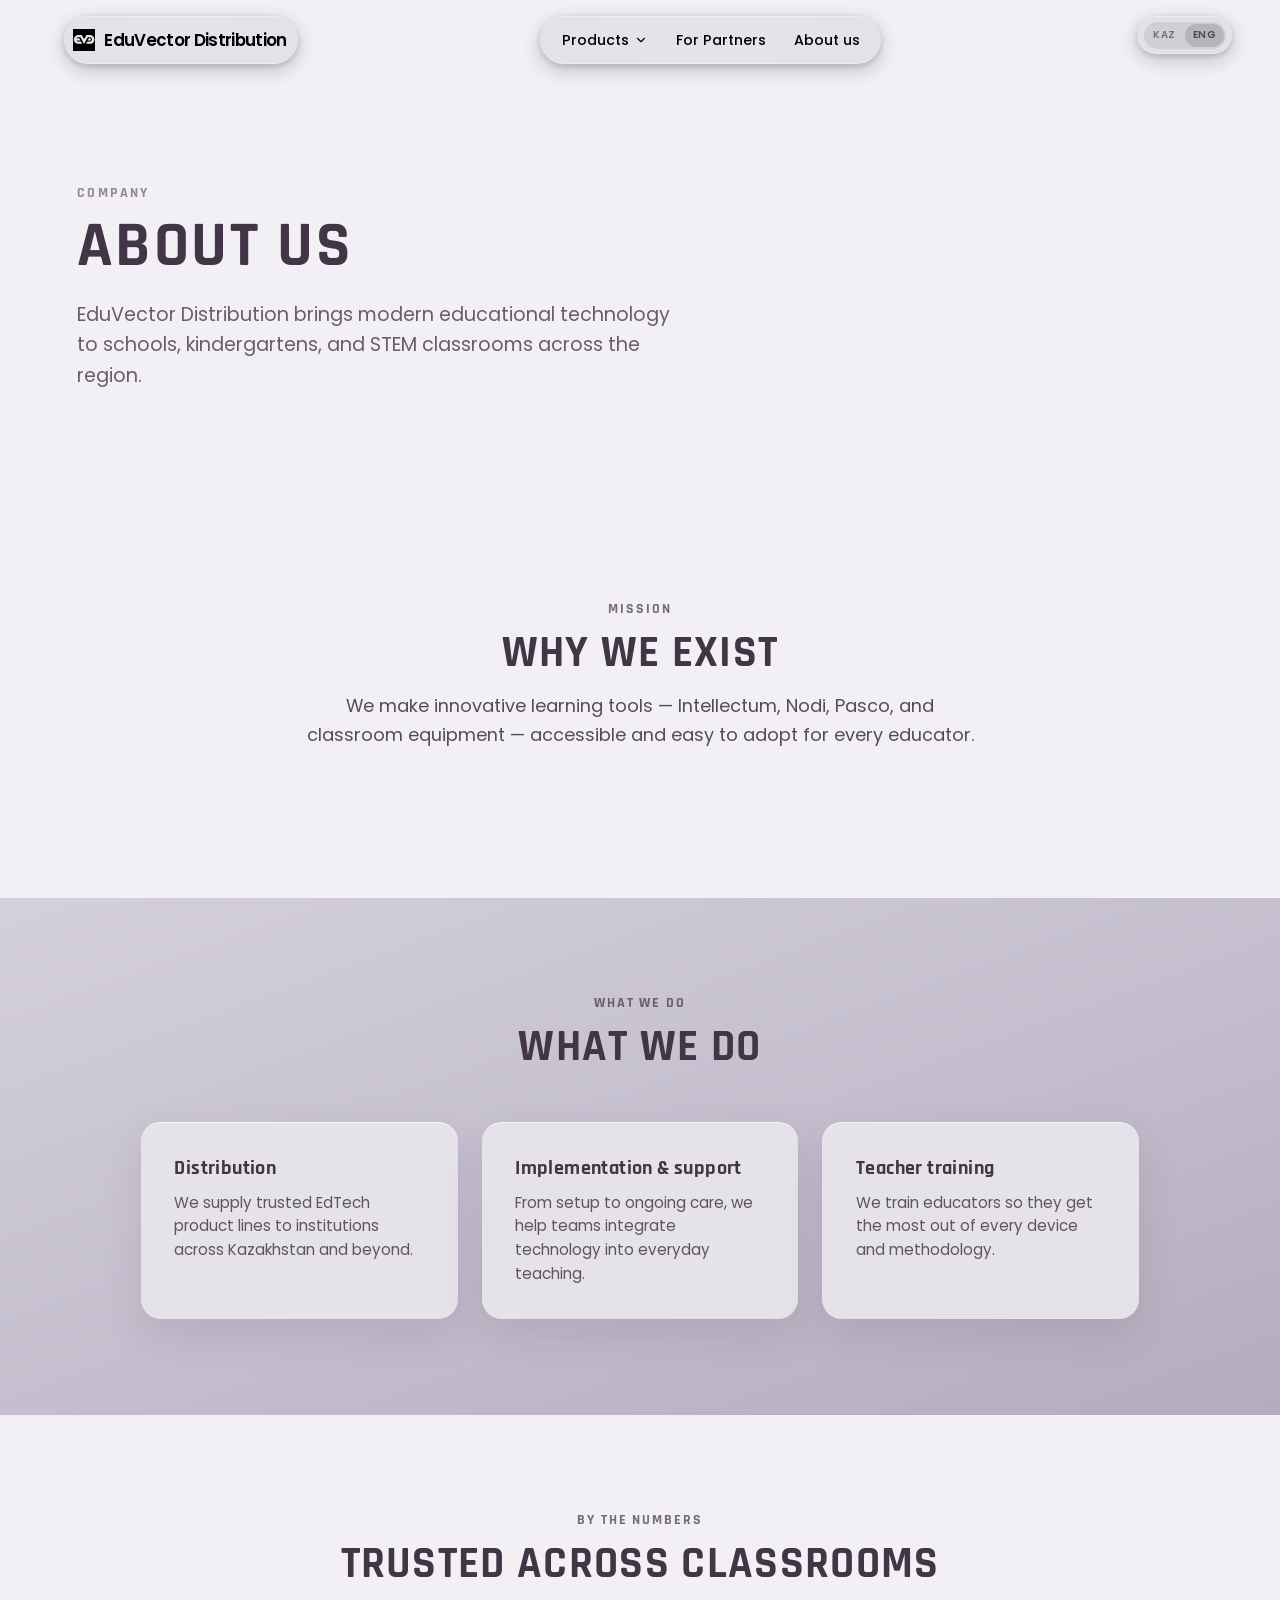
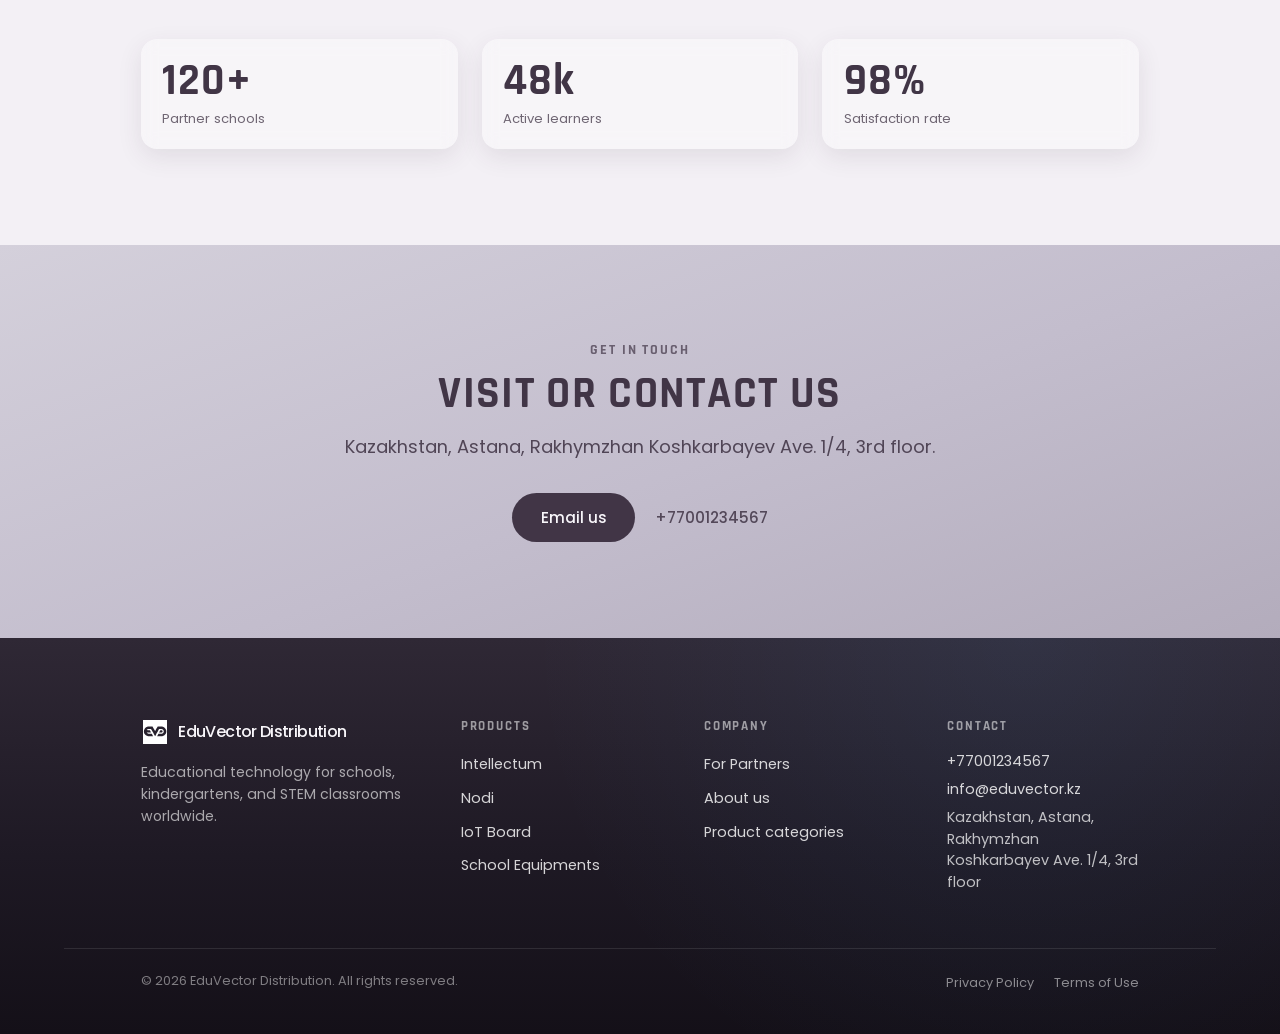
<file: about.html>
<!DOCTYPE html>
<html lang="en" data-page-title="page.title.about">
  <head>
    <meta charset="UTF-8" />
    <meta name="viewport" content="width=device-width, initial-scale=1.0" />
    <meta name="robots" content="index, follow, max-image-preview:large, max-snippet:-1" />
    <meta name="theme-color" content="#3e4193" />
    <meta name="author" content="EduVector Distribution" />
    <title>About EduVector Distribution — EdTech for Schools, Kindergartens &amp; STEM Classrooms</title>
    <meta
      name="description"
      content="About EduVector Distribution — our mission to bring innovative educational technology to schools, kindergartens, and STEM classrooms in Kazakhstan."
    />
    <meta
      name="keywords"
      content="about EduVector, EduVector Distribution, EduVector Kazakhstan, educational technology company, EdTech distributor, Astana, STEM"
    />
    <link rel="canonical" href="https://www.eduvector.kz/about" />
    <meta property="og:type" content="website" />
    <meta property="og:title" content="About EduVector Distribution — EdTech for Schools, Kindergartens &amp; STEM Classrooms" />
    <meta property="og:url" content="https://www.eduvector.kz/about" />
    <meta
      property="og:description"
      content="About EduVector Distribution — our mission to bring innovative educational technology to schools, kindergartens, and STEM classrooms."
    />
    <meta property="og:site_name" content="EduVector Distribution" />
    <meta property="og:locale" content="en_US" />
    <meta property="og:image" content="https://www.eduvector.kz/assets/og/og-image.png" />
    <meta property="og:image:type" content="image/png" />
    <meta property="og:image:width" content="1200" />
    <meta property="og:image:height" content="630" />
    <meta property="og:image:alt" content="EduVector Distribution — Innovations in School Education" />
    <meta name="twitter:card" content="summary_large_image" />
    <meta name="twitter:title" content="About EduVector Distribution — EdTech for Schools &amp; STEM Classrooms" />
    <meta
      name="twitter:description"
      content="About EduVector Distribution — our mission to bring innovative educational technology to schools, kindergartens, and STEM classrooms."
    />
    <meta name="twitter:image" content="https://www.eduvector.kz/assets/og/og-image.png" />
    <link rel="icon" href="assets/icon/eduvector_favicon.svg" type="image/svg+xml" />
    <link rel="manifest" href="site.webmanifest" />
    <link rel="preconnect" href="https://fonts.googleapis.com" />
    <link rel="preconnect" href="https://fonts.gstatic.com" crossorigin />
    <link
      href="https://fonts.googleapis.com/css2?family=Poppins:ital,wght@0,400;0,500;0,600;1,500&family=Rajdhani:wght@600;700&family=Source+Serif+4:ital,wght@1,400;1,500&display=swap"
      rel="stylesheet"
    />
    <link rel="stylesheet" href="styles.css" />
    <script type="application/ld+json">
      {
        "@context": "https://schema.org",
        "@graph": [
          {
            "@type": "AboutPage",
            "url": "https://www.eduvector.kz/about",
            "name": "About EduVector Distribution",
            "description": "EduVector Distribution brings modern educational technology to schools, kindergartens, and STEM classrooms across Kazakhstan.",
            "about": {
              "@type": "Organization",
              "name": "EduVector Distribution",
              "alternateName": ["EduVector", "EduVector KZ"],
              "url": "https://www.eduvector.kz/",
              "logo": "https://www.eduvector.kz/assets/icon/eduvector.svg",
              "email": "info@eduvector.kz",
              "address": {
                "@type": "PostalAddress",
                "streetAddress": "Rakhymzhan Koshkarbayev Ave. 1/4, 3rd floor",
                "addressLocality": "Astana",
                "addressCountry": "KZ"
              }
            },
            "isPartOf": { "@id": "https://www.eduvector.kz/#website" }
          },
          {
            "@type": "WebSite",
            "@id": "https://www.eduvector.kz/#website",
            "url": "https://www.eduvector.kz/",
            "name": "EduVector Distribution",
            "publisher": { "@id": "https://www.eduvector.kz/#organization" }
          },
          {
            "@type": "Organization",
            "@id": "https://www.eduvector.kz/#organization",
            "name": "EduVector Distribution",
            "url": "https://www.eduvector.kz/"
          }
        ]
      }
    </script>
  </head>
  <body class="bloom-page">
    <div class="site-chrome" data-nav-merge="never">
      <a class="site-brand liquid-glass brand" href="/" aria-label="EduVector — Home">
        <span class="brand-mark" aria-hidden="true">
          <img src="assets/icon/eduvector.svg" alt="" />
        </span>
        <span class="brand-text">EduVector Distribution</span>
      </a>
      <nav class="site-nav liquid-glass" aria-label="Site">
        <ul class="site-nav__list">
          <li class="site-nav__item site-nav__item--has-menu">
            <button
              class="site-nav__link site-nav__toggle"
              type="button"
              aria-expanded="false"
              aria-haspopup="true"
              data-scroll-href="/#bento-showcase"
            >
              <svg class="site-nav__icon" viewBox="0 0 24 24" fill="none" stroke="currentColor" stroke-width="2" stroke-linecap="round" stroke-linejoin="round" aria-hidden="true">
                <rect x="3" y="3" width="7" height="7" rx="1.5" />
                <rect x="14" y="3" width="7" height="7" rx="1.5" />
                <rect x="3" y="14" width="7" height="7" rx="1.5" />
                <rect x="14" y="14" width="7" height="7" rx="1.5" />
              </svg>
              <span data-i18n="nav.products">Products</span>
              <svg class="site-nav__caret" viewBox="0 0 24 24" fill="none" stroke="currentColor" stroke-width="2" stroke-linecap="round" stroke-linejoin="round" aria-hidden="true">
                <polyline points="6 9 12 15 18 9" />
              </svg>
            </button>
            <ul class="site-nav__dropdown liquid-glass">
              <li><a href="/#bento-showcase" data-i18n="nav.intellectum">Intellectum</a></li>
              <li><a href="/#bento-showcase" data-i18n="nav.nodi">Nodi</a></li>
              <li><a href="/#bento-showcase" data-i18n="nav.iot">IoT Board</a></li>
              <li><a href="/#bento-showcase" data-i18n="nav.equipment">School Equipments</a></li>
            </ul>
          </li>
          <li>
            <a class="site-nav__link" href="/partners" data-i18n-aria-label="nav.partners" aria-label="For Partners">
              <svg class="site-nav__icon" viewBox="0 0 24 24" fill="none" stroke="currentColor" stroke-width="2" stroke-linecap="round" stroke-linejoin="round" aria-hidden="true">
                <path d="M16 21v-2a4 4 0 0 0-8 0v2" />
                <circle cx="12" cy="7" r="4" />
                <path d="M3 21v-2a4 4 0 0 1 3-3.87" />
                <path d="M21 21v-2a4 4 0 0 0-3-3.87" />
              </svg>
              <span data-i18n="nav.partners">For Partners</span>
            </a>
          </li>
          <li>
            <a class="site-nav__link" href="/about" data-i18n-aria-label="nav.about" aria-label="About us">
              <svg class="site-nav__icon" viewBox="0 0 24 24" fill="none" stroke="currentColor" stroke-width="2" stroke-linecap="round" stroke-linejoin="round" aria-hidden="true">
                <circle cx="12" cy="12" r="9" />
                <path d="M12 16v-4" />
                <path d="M12 8h.01" />
              </svg>
              <span data-i18n="nav.about">About us</span>
            </a>
          </li>
        </ul>
      </nav>
    </div>

    <div class="inner-actions liquid-glass">
      <div class="site-lang" role="group" data-i18n-aria-label="lang.group" aria-label="Language">
        <button type="button" class="site-lang__btn" data-lang="kaz" aria-pressed="false">KAZ</button>
        <button type="button" class="site-lang__btn" data-lang="eng" aria-pressed="false">ENG</button>
      </div>
    </div>

    <main class="inner-page">
      <section class="inner-page__hero" aria-labelledby="about-hero-title">
        <div class="inner-page__hero-inner">
          <p class="inner-page__eyebrow" data-i18n="about.hero.eyebrow">Company</p>
          <h1 class="inner-page__title" id="about-hero-title" data-i18n="about.hero.title">About us</h1>
          <p class="inner-page__lead" data-i18n="about.hero.lead">
            EduVector Distribution brings modern educational technology to schools, kindergartens, and
            STEM classrooms across the region.
          </p>
        </div>
      </section>

      <section class="inner-section inner-section--mist" aria-labelledby="about-mission-title">
        <div class="inner-section__inner">
          <div class="inner-section__head">
            <p class="inner-section__eyebrow" data-i18n="about.mission.eyebrow">Mission</p>
            <h2 class="inner-section__title" id="about-mission-title" data-i18n="about.mission.title">Why we exist</h2>
            <p class="inner-section__lead" data-i18n="about.mission.lead">
              We make innovative learning tools — Intellectum, Nodi, Pasco, and classroom equipment —
              accessible and easy to adopt for every educator.
            </p>
          </div>
        </div>
      </section>

      <section class="inner-section inner-section--surface" aria-labelledby="about-do-title">
        <div class="inner-section__inner">
          <div class="inner-section__head">
            <p class="inner-section__eyebrow" data-i18n="about.do.eyebrow">What we do</p>
            <h2 class="inner-section__title" id="about-do-title" data-i18n="about.do.title">What we do</h2>
          </div>
          <div class="feature-grid">
            <article class="feature-card">
              <h3 class="feature-card__title" data-i18n="about.do.1.title">Distribution</h3>
              <p class="feature-card__text" data-i18n="about.do.1.text">
                We supply trusted EdTech product lines to institutions across Kazakhstan and beyond.
              </p>
            </article>
            <article class="feature-card">
              <h3 class="feature-card__title" data-i18n="about.do.2.title">Implementation &amp; support</h3>
              <p class="feature-card__text" data-i18n="about.do.2.text">
                From setup to ongoing care, we help teams integrate technology into everyday teaching.
              </p>
            </article>
            <article class="feature-card">
              <h3 class="feature-card__title" data-i18n="about.do.3.title">Teacher training</h3>
              <p class="feature-card__text" data-i18n="about.do.3.text">
                We train educators so they get the most out of every device and methodology.
              </p>
            </article>
          </div>
        </div>
      </section>

      <section class="inner-section inner-section--mist" aria-labelledby="about-stats-title">
        <div class="inner-section__inner">
          <div class="inner-section__head">
            <p class="inner-section__eyebrow" data-i18n="about.stats.eyebrow">By the numbers</p>
            <h2 class="inner-section__title" id="about-stats-title" data-i18n="about.stats.title">Trusted across classrooms</h2>
          </div>
          <div class="about-stats">
            <div class="land-stat">
              <span class="land-stat__value">120+</span>
              <span class="land-stat__label" data-i18n="land.teacher.stat1">Partner schools</span>
            </div>
            <div class="land-stat">
              <span class="land-stat__value">48k</span>
              <span class="land-stat__label" data-i18n="land.teacher.stat2">Active learners</span>
            </div>
            <div class="land-stat">
              <span class="land-stat__value">98%</span>
              <span class="land-stat__label" data-i18n="land.teacher.stat3">Satisfaction rate</span>
            </div>
          </div>
        </div>
      </section>

      <section class="inner-section inner-section--surface" aria-labelledby="about-contact-title">
        <div class="inner-section__inner">
          <div class="inner-cta">
            <p class="inner-section__eyebrow" data-i18n="about.contact.eyebrow">Get in touch</p>
            <h2 class="inner-section__title" id="about-contact-title" data-i18n="about.contact.title">Visit or contact us</h2>
            <p class="inner-section__lead" data-i18n="about.contact.lead">
              Kazakhstan, Astana, Rakhymzhan Koshkarbayev Ave. 1/4, 3rd floor.
            </p>
            <div class="inner-cta__actions">
              <a class="inner-cta__btn" href="mailto:info@eduvector.kz" data-i18n="about.contact.email">Email us</a>
              <a class="inner-cta__link" href="tel:+77001234567">+77001234567</a>
            </div>
          </div>
        </div>
      </section>
    </main>

    <footer class="site-footer" aria-labelledby="site-footer-title">
      <div class="site-footer__inner">
        <div class="site-footer__brand">
          <a class="site-footer__logo brand" href="/" aria-label="EduVector — Home">
            <span class="brand-mark" aria-hidden="true">
              <img src="assets/icon/eduvector.svg" alt="" />
            </span>
            <span class="brand-text">EduVector Distribution</span>
          </a>
          <p class="site-footer__tagline" data-i18n="footer.tagline">
            Educational technology for schools, kindergartens, and STEM classrooms worldwide.
          </p>
        </div>
        <nav class="site-footer__nav" aria-label="Footer products">
          <h2 class="site-footer__heading" id="site-footer-title" data-i18n="footer.products">Products</h2>
          <ul class="site-footer__list">
            <li><a href="/#bento-showcase" data-i18n="nav.intellectum">Intellectum</a></li>
            <li><a href="/#bento-showcase" data-i18n="nav.nodi">Nodi</a></li>
            <li><a href="/#bento-showcase" data-i18n="nav.iot">IoT Board</a></li>
            <li><a href="/#bento-showcase" data-i18n="nav.equipment">School Equipments</a></li>
          </ul>
        </nav>
        <nav class="site-footer__nav" aria-label="Footer company">
          <h2 class="site-footer__heading" data-i18n="footer.company">Company</h2>
          <ul class="site-footer__list">
            <li><a href="/partners" data-i18n="nav.partners">For Partners</a></li>
            <li><a href="/about" data-i18n="nav.about">About us</a></li>
            <li><a href="/#bento-showcase" data-i18n="footer.categories">Product categories</a></li>
          </ul>
        </nav>
        <div class="site-footer__contact">
          <h2 class="site-footer__heading" data-i18n="footer.contact">Contact</h2>
          <p class="site-footer__contact-line">
            <a href="tel:+77001234567">+77001234567</a>
          </p>
          <p class="site-footer__contact-line">
            <a href="mailto:info@eduvector.kz">info@eduvector.kz</a>
          </p>
          <p class="site-footer__contact-line" data-i18n="footer.location">
            Kazakhstan, Astana, Rakhymzhan Koshkarbayev Ave. 1/4, 3rd floor
          </p>
        </div>
      </div>
      <div class="site-footer__bar">
        <p class="site-footer__copyright" data-i18n="footer.copyright">© 2026 EduVector Distribution. All rights reserved.</p>
        <ul class="site-footer__legal">
          <li><a href="#" data-i18n="footer.privacy">Privacy Policy</a></li>
          <li><a href="#" data-i18n="footer.terms">Terms of Use</a></li>
        </ul>
      </div>
    </footer>

    <script src="js/i18n.js"></script>
    <script src="js/app.js"></script>
  </body>
</html>
</file>
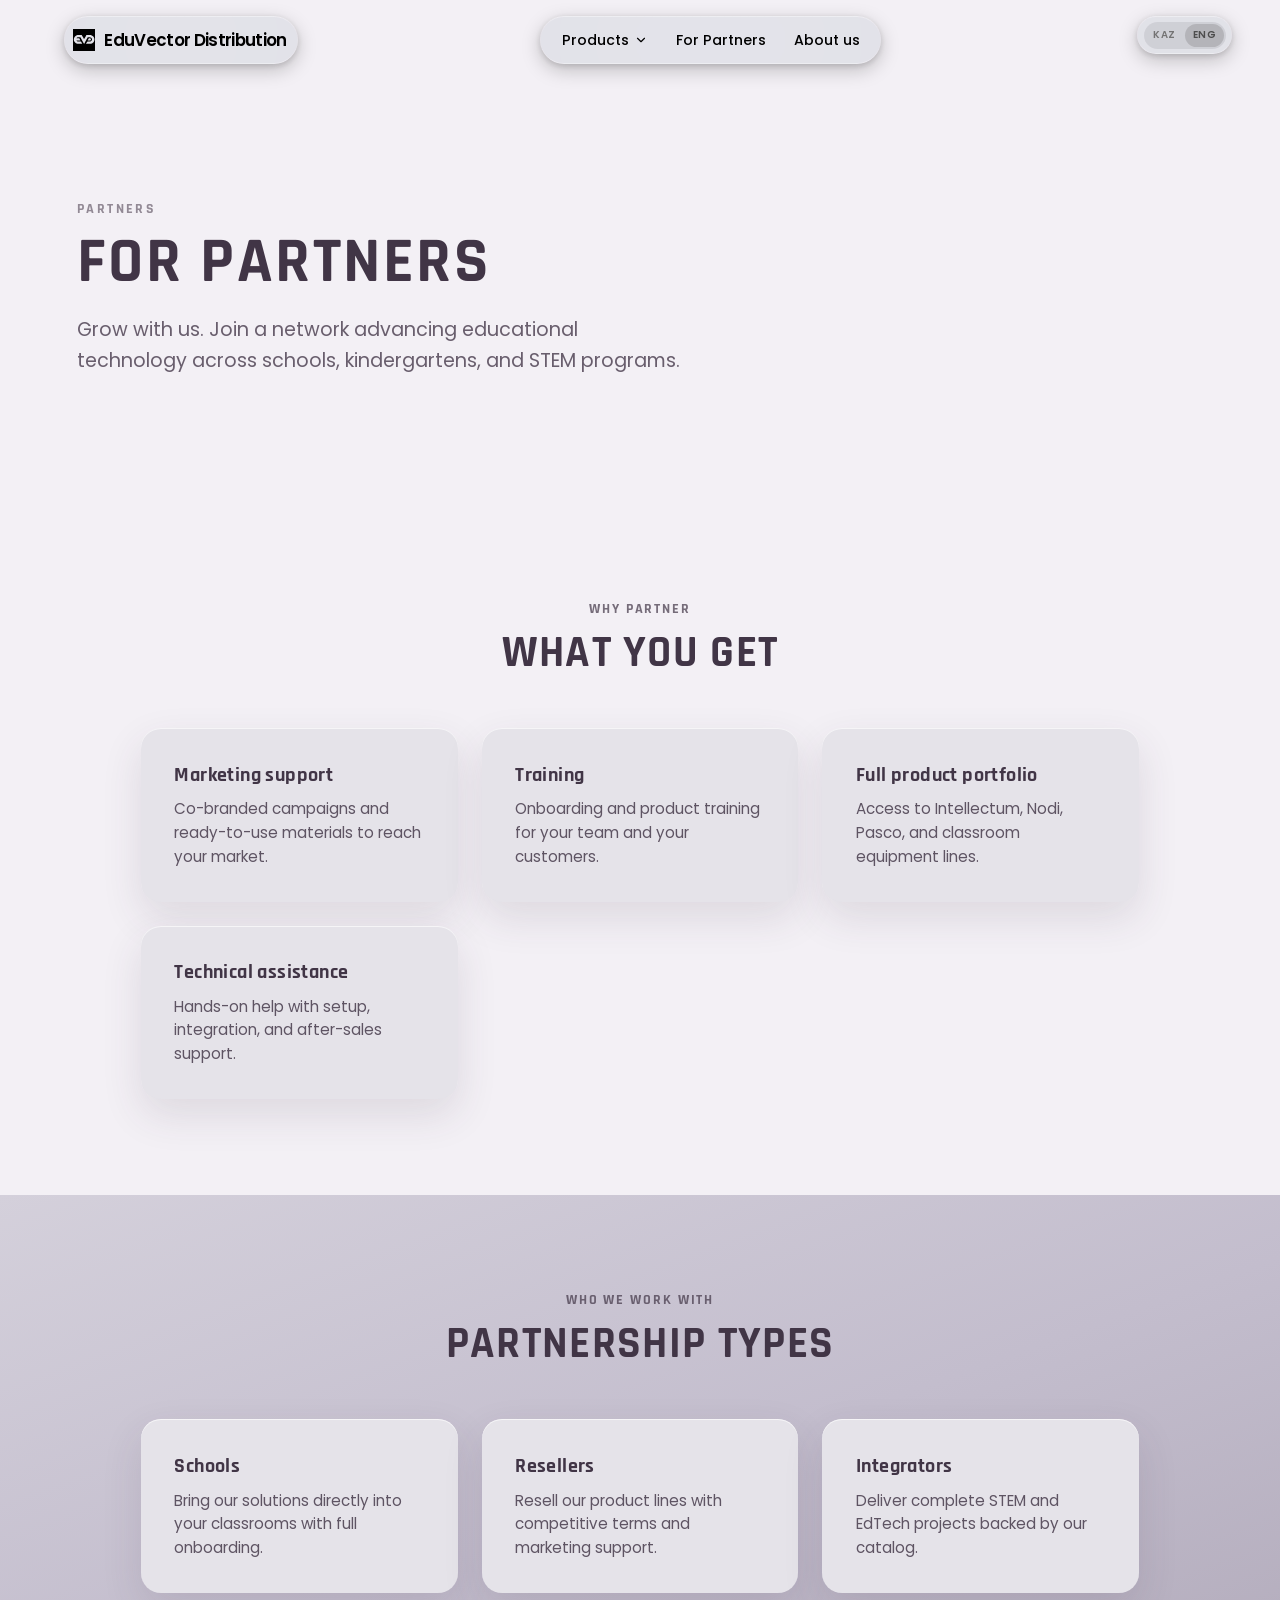
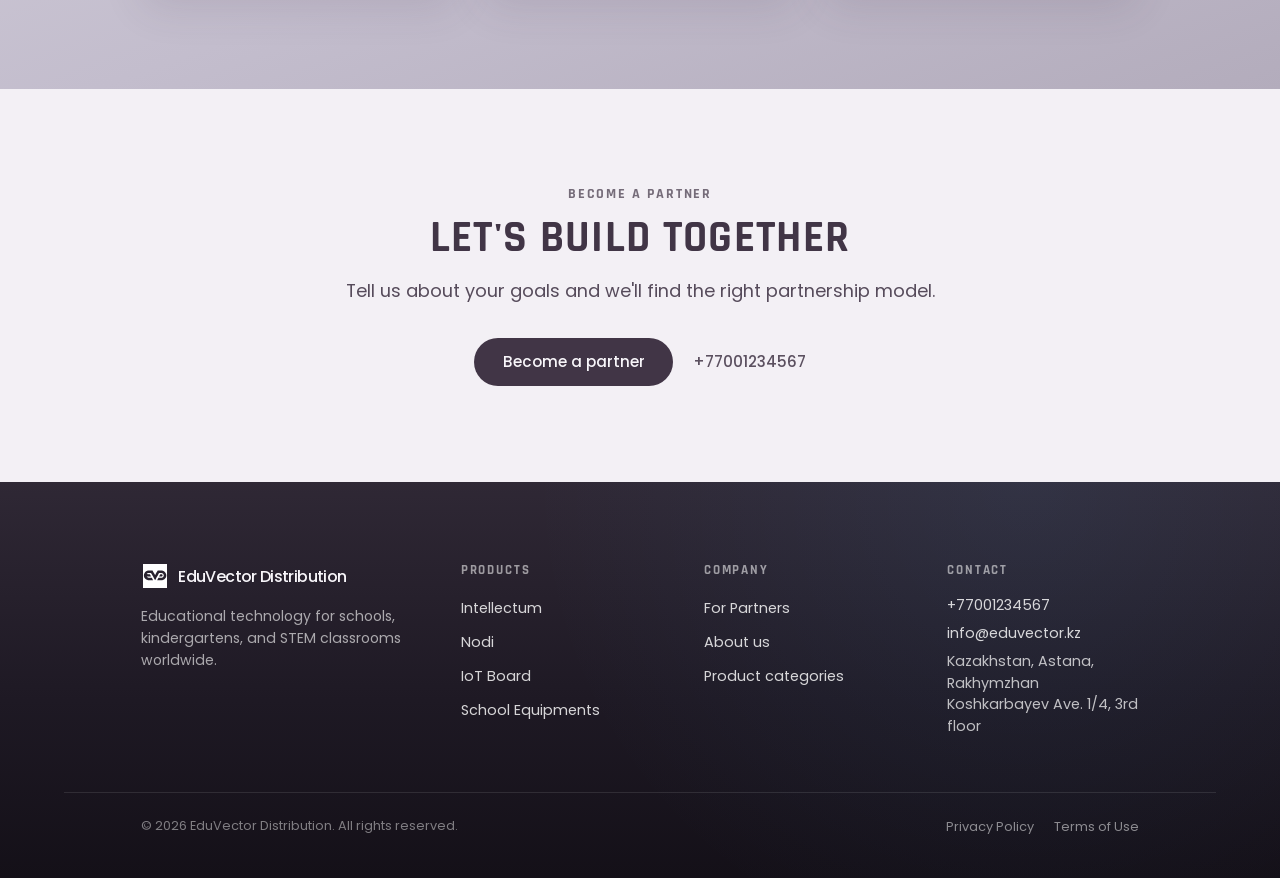
<file: partners.html>
<!DOCTYPE html>
<html lang="en" data-page-title="page.title.partners">
  <head>
    <meta charset="UTF-8" />
    <meta name="viewport" content="width=device-width, initial-scale=1.0" />
    <meta name="robots" content="index, follow, max-image-preview:large, max-snippet:-1" />
    <meta name="theme-color" content="#3e4193" />
    <meta name="author" content="EduVector Distribution" />
    <title>Partner with EduVector Distribution — EdTech Reseller &amp; School Programs</title>
    <meta
      name="description"
      content="Partner with EduVector Distribution to bring Intellectum, Nodi, and STEM equipment to schools and resellers in Kazakhstan."
    />
    <meta
      name="keywords"
      content="EduVector partners, EduVector Distribution, EdTech partnership, STEM reseller Kazakhstan, Intellectum, Nodi, school equipment"
    />
    <link rel="canonical" href="https://www.eduvector.kz/partners" />
    <meta property="og:type" content="website" />
    <meta property="og:title" content="Partner with EduVector Distribution — EdTech Reseller &amp; School Programs" />
    <meta property="og:url" content="https://www.eduvector.kz/partners" />
    <meta
      property="og:description"
      content="Partner with EduVector Distribution to bring Intellectum, Nodi, and STEM equipment to schools and resellers."
    />
    <meta property="og:site_name" content="EduVector Distribution" />
    <meta property="og:locale" content="en_US" />
    <meta property="og:image" content="https://www.eduvector.kz/assets/og/og-image.png" />
    <meta property="og:image:type" content="image/png" />
    <meta property="og:image:width" content="1200" />
    <meta property="og:image:height" content="630" />
    <meta property="og:image:alt" content="EduVector Distribution — Innovations in School Education" />
    <meta name="twitter:card" content="summary_large_image" />
    <meta name="twitter:title" content="Partner with EduVector Distribution — EdTech Reseller &amp; School Programs" />
    <meta
      name="twitter:description"
      content="Partner with EduVector Distribution to bring Intellectum, Nodi, and STEM equipment to schools and resellers."
    />
    <meta name="twitter:image" content="https://www.eduvector.kz/assets/og/og-image.png" />
    <link rel="icon" href="assets/icon/eduvector_favicon.svg" type="image/svg+xml" />
    <link rel="manifest" href="site.webmanifest" />
    <link rel="preconnect" href="https://fonts.googleapis.com" />
    <link rel="preconnect" href="https://fonts.gstatic.com" crossorigin />
    <link
      href="https://fonts.googleapis.com/css2?family=Poppins:ital,wght@0,400;0,500;0,600;1,500&family=Rajdhani:wght@600;700&family=Source+Serif+4:ital,wght@1,400;1,500&display=swap"
      rel="stylesheet"
    />
    <link rel="stylesheet" href="styles.css" />
    <script type="application/ld+json">
      {
        "@context": "https://schema.org",
        "@graph": [
          {
            "@type": "WebPage",
            "url": "https://www.eduvector.kz/partners",
            "name": "Partner with EduVector Distribution",
            "description": "Partner with EduVector Distribution to bring Intellectum, Nodi, and STEM equipment to schools and resellers in Kazakhstan.",
            "isPartOf": { "@id": "https://www.eduvector.kz/#website" },
            "about": {
              "@type": "Organization",
              "name": "EduVector Distribution",
              "alternateName": ["EduVector", "EduVector KZ"],
              "url": "https://www.eduvector.kz/",
              "email": "info@eduvector.kz"
            }
          },
          {
            "@type": "WebSite",
            "@id": "https://www.eduvector.kz/#website",
            "url": "https://www.eduvector.kz/",
            "name": "EduVector Distribution",
            "publisher": { "@id": "https://www.eduvector.kz/#organization" }
          },
          {
            "@type": "Organization",
            "@id": "https://www.eduvector.kz/#organization",
            "name": "EduVector Distribution",
            "url": "https://www.eduvector.kz/"
          }
        ]
      }
    </script>
  </head>
  <body class="bloom-page">
    <div class="site-chrome" data-nav-merge="never">
      <a class="site-brand liquid-glass brand" href="/" aria-label="EduVector — Home">
        <span class="brand-mark" aria-hidden="true">
          <img src="assets/icon/eduvector.svg" alt="" />
        </span>
        <span class="brand-text">EduVector Distribution</span>
      </a>
      <nav class="site-nav liquid-glass" aria-label="Site">
        <ul class="site-nav__list">
          <li class="site-nav__item site-nav__item--has-menu">
            <button
              class="site-nav__link site-nav__toggle"
              type="button"
              aria-expanded="false"
              aria-haspopup="true"
              data-scroll-href="/#bento-showcase"
            >
              <svg class="site-nav__icon" viewBox="0 0 24 24" fill="none" stroke="currentColor" stroke-width="2" stroke-linecap="round" stroke-linejoin="round" aria-hidden="true">
                <rect x="3" y="3" width="7" height="7" rx="1.5" />
                <rect x="14" y="3" width="7" height="7" rx="1.5" />
                <rect x="3" y="14" width="7" height="7" rx="1.5" />
                <rect x="14" y="14" width="7" height="7" rx="1.5" />
              </svg>
              <span data-i18n="nav.products">Products</span>
              <svg class="site-nav__caret" viewBox="0 0 24 24" fill="none" stroke="currentColor" stroke-width="2" stroke-linecap="round" stroke-linejoin="round" aria-hidden="true">
                <polyline points="6 9 12 15 18 9" />
              </svg>
            </button>
            <ul class="site-nav__dropdown liquid-glass">
              <li><a href="/#bento-showcase" data-i18n="nav.intellectum">Intellectum</a></li>
              <li><a href="/#bento-showcase" data-i18n="nav.nodi">Nodi</a></li>
              <li><a href="/#bento-showcase" data-i18n="nav.iot">IoT Board</a></li>
              <li><a href="/#bento-showcase" data-i18n="nav.equipment">School Equipments</a></li>
            </ul>
          </li>
          <li>
            <a class="site-nav__link" href="/partners" data-i18n-aria-label="nav.partners" aria-label="For Partners">
              <svg class="site-nav__icon" viewBox="0 0 24 24" fill="none" stroke="currentColor" stroke-width="2" stroke-linecap="round" stroke-linejoin="round" aria-hidden="true">
                <path d="M16 21v-2a4 4 0 0 0-8 0v2" />
                <circle cx="12" cy="7" r="4" />
                <path d="M3 21v-2a4 4 0 0 1 3-3.87" />
                <path d="M21 21v-2a4 4 0 0 0-3-3.87" />
              </svg>
              <span data-i18n="nav.partners">For Partners</span>
            </a>
          </li>
          <li>
            <a class="site-nav__link" href="/about" data-i18n-aria-label="nav.about" aria-label="About us">
              <svg class="site-nav__icon" viewBox="0 0 24 24" fill="none" stroke="currentColor" stroke-width="2" stroke-linecap="round" stroke-linejoin="round" aria-hidden="true">
                <circle cx="12" cy="12" r="9" />
                <path d="M12 16v-4" />
                <path d="M12 8h.01" />
              </svg>
              <span data-i18n="nav.about">About us</span>
            </a>
          </li>
        </ul>
      </nav>
    </div>

    <div class="inner-actions liquid-glass">
      <div class="site-lang" role="group" data-i18n-aria-label="lang.group" aria-label="Language">
        <button type="button" class="site-lang__btn" data-lang="kaz" aria-pressed="false">KAZ</button>
        <button type="button" class="site-lang__btn" data-lang="eng" aria-pressed="false">ENG</button>
      </div>
    </div>

    <main class="inner-page">
      <section class="inner-page__hero" aria-labelledby="partners-hero-title">
        <div class="inner-page__hero-inner">
          <p class="inner-page__eyebrow" data-i18n="partners.hero.eyebrow">Partners</p>
          <h1 class="inner-page__title" id="partners-hero-title" data-i18n="partners.hero.title">For Partners</h1>
          <p class="inner-page__lead" data-i18n="partners.hero.lead">
            Grow with us. Join a network advancing educational technology across schools, kindergartens,
            and STEM programs.
          </p>
        </div>
      </section>

      <section class="inner-section inner-section--mist" aria-labelledby="partners-benefits-title">
        <div class="inner-section__inner">
          <div class="inner-section__head">
            <p class="inner-section__eyebrow" data-i18n="partners.benefits.eyebrow">Why partner</p>
            <h2 class="inner-section__title" id="partners-benefits-title" data-i18n="partners.benefits.title">What you get</h2>
          </div>
          <div class="feature-grid">
            <article class="feature-card">
              <h3 class="feature-card__title" data-i18n="partners.benefits.1.title">Marketing support</h3>
              <p class="feature-card__text" data-i18n="partners.benefits.1.text">
                Co-branded campaigns and ready-to-use materials to reach your market.
              </p>
            </article>
            <article class="feature-card">
              <h3 class="feature-card__title" data-i18n="partners.benefits.2.title">Training</h3>
              <p class="feature-card__text" data-i18n="partners.benefits.2.text">
                Onboarding and product training for your team and your customers.
              </p>
            </article>
            <article class="feature-card">
              <h3 class="feature-card__title" data-i18n="partners.benefits.3.title">Full product portfolio</h3>
              <p class="feature-card__text" data-i18n="partners.benefits.3.text">
                Access to Intellectum, Nodi, Pasco, and classroom equipment lines.
              </p>
            </article>
            <article class="feature-card">
              <h3 class="feature-card__title" data-i18n="partners.benefits.4.title">Technical assistance</h3>
              <p class="feature-card__text" data-i18n="partners.benefits.4.text">
                Hands-on help with setup, integration, and after-sales support.
              </p>
            </article>
          </div>
        </div>
      </section>

      <section class="inner-section inner-section--surface" aria-labelledby="partners-types-title">
        <div class="inner-section__inner">
          <div class="inner-section__head">
            <p class="inner-section__eyebrow" data-i18n="partners.types.eyebrow">Who we work with</p>
            <h2 class="inner-section__title" id="partners-types-title" data-i18n="partners.types.title">Partnership types</h2>
          </div>
          <div class="feature-grid">
            <article class="feature-card">
              <h3 class="feature-card__title" data-i18n="partners.types.1.title">Schools</h3>
              <p class="feature-card__text" data-i18n="partners.types.1.text">
                Bring our solutions directly into your classrooms with full onboarding.
              </p>
            </article>
            <article class="feature-card">
              <h3 class="feature-card__title" data-i18n="partners.types.2.title">Resellers</h3>
              <p class="feature-card__text" data-i18n="partners.types.2.text">
                Resell our product lines with competitive terms and marketing support.
              </p>
            </article>
            <article class="feature-card">
              <h3 class="feature-card__title" data-i18n="partners.types.3.title">Integrators</h3>
              <p class="feature-card__text" data-i18n="partners.types.3.text">
                Deliver complete STEM and EdTech projects backed by our catalog.
              </p>
            </article>
          </div>
        </div>
      </section>

      <section class="inner-section inner-section--mist" aria-labelledby="partners-cta-title">
        <div class="inner-section__inner">
          <div class="inner-cta">
            <p class="inner-section__eyebrow" data-i18n="partners.cta.eyebrow">Become a partner</p>
            <h2 class="inner-section__title" id="partners-cta-title" data-i18n="partners.cta.title">Let's build together</h2>
            <p class="inner-section__lead" data-i18n="partners.cta.lead">
              Tell us about your goals and we'll find the right partnership model.
            </p>
            <div class="inner-cta__actions">
              <a class="inner-cta__btn" href="mailto:info@eduvector.kz" data-i18n="partners.cta.button">Become a partner</a>
              <a class="inner-cta__link" href="tel:+77001234567">+77001234567</a>
            </div>
          </div>
        </div>
      </section>
    </main>

    <footer class="site-footer" aria-labelledby="site-footer-title">
      <div class="site-footer__inner">
        <div class="site-footer__brand">
          <a class="site-footer__logo brand" href="/" aria-label="EduVector — Home">
            <span class="brand-mark" aria-hidden="true">
              <img src="assets/icon/eduvector.svg" alt="" />
            </span>
            <span class="brand-text">EduVector Distribution</span>
          </a>
          <p class="site-footer__tagline" data-i18n="footer.tagline">
            Educational technology for schools, kindergartens, and STEM classrooms worldwide.
          </p>
        </div>
        <nav class="site-footer__nav" aria-label="Footer products">
          <h2 class="site-footer__heading" id="site-footer-title" data-i18n="footer.products">Products</h2>
          <ul class="site-footer__list">
            <li><a href="/#bento-showcase" data-i18n="nav.intellectum">Intellectum</a></li>
            <li><a href="/#bento-showcase" data-i18n="nav.nodi">Nodi</a></li>
            <li><a href="/#bento-showcase" data-i18n="nav.iot">IoT Board</a></li>
            <li><a href="/#bento-showcase" data-i18n="nav.equipment">School Equipments</a></li>
          </ul>
        </nav>
        <nav class="site-footer__nav" aria-label="Footer company">
          <h2 class="site-footer__heading" data-i18n="footer.company">Company</h2>
          <ul class="site-footer__list">
            <li><a href="/partners" data-i18n="nav.partners">For Partners</a></li>
            <li><a href="/about" data-i18n="nav.about">About us</a></li>
            <li><a href="/#bento-showcase" data-i18n="footer.categories">Product categories</a></li>
          </ul>
        </nav>
        <div class="site-footer__contact">
          <h2 class="site-footer__heading" data-i18n="footer.contact">Contact</h2>
          <p class="site-footer__contact-line">
            <a href="tel:+77001234567">+77001234567</a>
          </p>
          <p class="site-footer__contact-line">
            <a href="mailto:info@eduvector.kz">info@eduvector.kz</a>
          </p>
          <p class="site-footer__contact-line" data-i18n="footer.location">
            Kazakhstan, Astana, Rakhymzhan Koshkarbayev Ave. 1/4, 3rd floor
          </p>
        </div>
      </div>
      <div class="site-footer__bar">
        <p class="site-footer__copyright" data-i18n="footer.copyright">© 2026 EduVector Distribution. All rights reserved.</p>
        <ul class="site-footer__legal">
          <li><a href="#" data-i18n="footer.privacy">Privacy Policy</a></li>
          <li><a href="#" data-i18n="footer.terms">Terms of Use</a></li>
        </ul>
      </div>
    </footer>

    <script src="js/i18n.js"></script>
    <script src="js/app.js"></script>
  </body>
</html>
</file>
<file: styles.css>
.bloom-page {
  --panel-edge-gap: clamp(2rem, 5vw, 4.5rem);
  --chrome-actions-reserve: 11rem;
  --video-overlay-strength: 0;
  --bloom-ink: #413546;
  --bloom-surface: #cac6d2;
  --bloom-mist: #f3f0f5;
  --radius: 1rem;
  --text-100: #ffffff;
  --text-80: rgba(255, 255, 255, 0.8);
  --text-60: rgba(255, 255, 255, 0.6);
  --text-50: rgba(255, 255, 255, 0.5);
  --bloom-accent: #5eb8ff;
  --bloom-scrollbar-size: 6px;
  --bloom-scrollbar-track: rgba(255, 255, 255, 0.08);
  --bloom-scrollbar-thumb: rgba(255, 255, 255, 0.24);
  --bloom-scrollbar-thumb-hover: color-mix(in srgb, var(--bloom-accent) 55%, white);
  --bloom-scrollbar-thumb-active: color-mix(in srgb, var(--bloom-accent) 72%, white);

  margin: 0;
  min-height: 100vh;
  scroll-behavior: smooth;
  font-family: "Poppins", ui-sans-serif, system-ui, -apple-system, "Segoe UI", sans-serif;
  font-weight: 400;
  color: var(--text-100);
  background: #000;
  overflow-x: hidden;
}

.bloom-page:has(.inner-actions) {
  --chrome-actions-reserve: 6.25rem;
}

.bloom-page *,
.bloom-page *::before,
.bloom-page *::after {
  box-sizing: border-box;
}

html.is-boot-loading .site-chrome,
html.is-boot-loading .hero-stage,
html.is-boot-loading .site-footer,
html.is-boot-loading .lead-form__select-menu {
  visibility: hidden;
}

.boot-screen {
  position: fixed;
  inset: 0;
  z-index: 10000;
  display: flex;
  flex-direction: column;
  align-items: center;
  justify-content: center;
  gap: 1.75rem;
  background: #000;
  opacity: 1;
  transition: opacity 0.4s ease;
}

.boot-screen[hidden] {
  display: none;
}

.boot-screen.is-leaving {
  opacity: 0;
}

.boot-screen__logo {
  width: clamp(96px, 22vw, 168px);
  height: auto;
  animation: boot-logo-pulse 1.6s ease-in-out infinite;
}

.boot-screen__spinner {
  width: 38px;
  height: 38px;
  border-radius: 50%;
  border: 3px solid rgba(255, 255, 255, 0.16);
  border-top-color: var(--bloom-accent);
  animation: boot-spin 0.9s linear infinite;
}

@keyframes boot-spin {
  to {
    transform: rotate(360deg);
  }
}

@keyframes boot-logo-pulse {
  0%,
  100% {
    opacity: 0.7;
  }
  50% {
    opacity: 1;
  }
}

@media (prefers-reduced-motion: reduce) {
  .boot-screen {
    transition: none;
  }

  .boot-screen__logo,
  .boot-screen__spinner {
    animation: none;
  }
}

.hero-stage {
  position: relative;
  min-height: 100dvh;
  isolation: isolate;
  background: #000 url("assets/video/intellectum.jpg") center / cover no-repeat;
}

/* Videos are kept off-screen and tiny so browsers (e.g. Yandex) do not
   treat them as a real player and never show a floating/PiP control.
   Their frames are painted onto .bg-canvas instead. */
.hero-stage .bg-video {
  position: absolute;
  top: 0;
  left: 0;
  width: 1px;
  height: 1px;
  opacity: 0;
  pointer-events: none;
  z-index: -1;
}

.hero-stage .bg-canvas {
  position: absolute;
  inset: 0;
  width: 100%;
  height: 100%;
  z-index: 1;
  pointer-events: none;
}

@media (hover: none) and (pointer: coarse) {
  .hero-stage .bg-video {
    inset: 0;
    width: 100%;
    height: 100%;
    object-fit: cover;
    opacity: 0;
    z-index: 1;
    transition: opacity 0.7s ease;
  }

  .hero-stage .bg-video.is-active {
    opacity: 1;
  }

  .hero-stage.is-image-background .bg-video {
    opacity: 0;
  }

  .hero-stage .bg-canvas {
    display: none;
  }
}

.hero-stage__overlay {
  position: absolute;
  inset: 0;
  z-index: 3;
  pointer-events: none;
  background: linear-gradient(
    180deg,
    rgba(4, 17, 12, calc(0.35 * var(--video-overlay-strength) / 100)) 0%,
    rgba(4, 17, 12, calc(0.12 * var(--video-overlay-strength) / 100)) 45%,
    rgba(4, 17, 12, calc(0.42 * var(--video-overlay-strength) / 100)) 100%
  );
}

/* ---------- Liquid glass tiers ---------- */
.liquid-glass {
  background: rgba(255, 255, 255, 0.01);
  background-blend-mode: luminosity;
  backdrop-filter: blur(4px);
  -webkit-backdrop-filter: blur(4px);
  border: none;
  box-shadow: inset 0 1px 1px rgba(255, 255, 255, 0.1);
  position: relative;
  overflow: hidden;
}

.liquid-glass::before {
  content: "";
  position: absolute;
  inset: 0;
  border-radius: inherit;
  padding: 1.4px;
  pointer-events: none;
  background: linear-gradient(
    180deg,
    rgba(255, 255, 255, 0.45) 0%,
    rgba(255, 255, 255, 0.15) 20%,
    transparent 40%,
    transparent 60%,
    rgba(255, 255, 255, 0.15) 80%,
    rgba(255, 255, 255, 0.45) 100%
  );
  -webkit-mask: linear-gradient(#000 0 0) content-box, linear-gradient(#000 0 0);
  mask: linear-gradient(#000 0 0) content-box, linear-gradient(#000 0 0);
  -webkit-mask-composite: xor;
  mask-composite: exclude;
}

.liquid-glass-strong {
  background: rgba(255, 255, 255, 0.01);
  background-blend-mode: luminosity;
  backdrop-filter: blur(50px);
  -webkit-backdrop-filter: blur(50px);
  border: none;
  box-shadow: 4px 4px 4px rgba(0, 0, 0, 0.05), inset 0 1px 1px rgba(255, 255, 255, 0.15);
  position: relative;
  overflow: hidden;
}

.liquid-glass-strong::before {
  content: "";
  position: absolute;
  inset: 0;
  border-radius: inherit;
  padding: 1.4px;
  pointer-events: none;
  background: linear-gradient(
    180deg,
    rgba(255, 255, 255, 0.5) 0%,
    rgba(255, 255, 255, 0.2) 20%,
    transparent 40%,
    transparent 60%,
    rgba(255, 255, 255, 0.2) 80%,
    rgba(255, 255, 255, 0.5) 100%
  );
  -webkit-mask: linear-gradient(#000 0 0) content-box, linear-gradient(#000 0 0);
  mask: linear-gradient(#000 0 0) content-box, linear-gradient(#000 0 0);
  -webkit-mask-composite: xor;
  mask-composite: exclude;
}

/* ---------- Layout ---------- */
.split {
  position: relative;
  z-index: 10;
  min-height: 100dvh;
  padding-block: var(--panel-edge-gap);
  box-sizing: border-box;
  display: flex;
  justify-content: flex-end;
  align-items: stretch;
  overflow: hidden;
}

.hero-stage.is-intellectum .split {
  justify-content: flex-start;
}

/* Hero: Rajdhani — бесплатная альтернатива Industry / cyberpunk display (как на референсе) */
.split-headline {
  position: absolute;
  left: var(--panel-edge-gap);
  top: clamp(4.5rem, 14vh, 8rem);
  width: min(calc(55% - var(--panel-edge-gap) * 2), 44rem);
  margin: 0;
  padding: 0;
  font-family: "Rajdhani", "Segoe UI", ui-sans-serif, sans-serif;
  font-size: clamp(2.25rem, 5.2vw, 4.25rem);
  font-weight: 700;
  line-height: 0.92;
  letter-spacing: 0.06em;
  text-transform: uppercase;
  color: var(--hero-text-color, #000000);
  text-wrap: balance;
  user-select: text;
  cursor: text;
  pointer-events: auto;
  z-index: 12;
  text-shadow: 0 2px 28px color-mix(in srgb, var(--hero-text-color, #000000) 15%, transparent);
  transition:
    transform 1s cubic-bezier(0.22, 1, 0.36, 1),
    opacity 0.75s ease;
  will-change: transform, opacity;
}

.hero-stage.is-intellectum .split-headline:not(.split-headline--mirror) {
  transform: translateX(calc(-100% - 5rem));
  opacity: 0;
  pointer-events: none;
}

.split-headline--mirror {
  left: auto;
  right: var(--panel-edge-gap);
  width: min(calc(58vw - var(--panel-edge-gap)), 62rem);
  text-align: right;
  transform: translateX(calc(100% + 5rem));
  opacity: 0;
  pointer-events: none;
}

.hero-stage.is-intellectum .split-headline--mirror {
  transform: translateX(0);
  opacity: 1;
  pointer-events: auto;
}

.split-headline__line {
  display: block;
}

@media (min-width: 721px) {
  .split-headline {
    text-wrap: wrap;
  }

  .split-headline__line {
    white-space: nowrap;
  }
}

.left-content-group {
  --panel-text-color: #413546;
  flex: 0 0 auto;
  display: flex;
  align-items: center;
  gap: clamp(0.5rem, 1.5vw, 1rem);
  align-self: center;
  margin-right: var(--panel-edge-gap);
  margin-left: 0;
  will-change: transform;
}

.hero-stage.is-intellectum .left-content-group {
  flex-direction: row-reverse;
  margin-right: 0;
  margin-left: var(--panel-edge-gap);
}

.left-content {
  --left-glass-blur: 50px;
  --left-glass-backdrop-filter: blur(90px) saturate(212%) contrast(129%);
  --left-glass-shadow: 15;
  --panel-tint-color: #1a264c;
  --panel-dim-strength: 10;
  --lead-field-opacity: 64;
  --panel-text-color: #000000;
  --text-100: var(--panel-text-color);
  --text-80: color-mix(in srgb, var(--panel-text-color) 80%, transparent);
  --text-60: color-mix(in srgb, var(--panel-text-color) 60%, transparent);
  --text-50: color-mix(in srgb, var(--panel-text-color) 50%, transparent);
  position: relative;
  z-index: 2;
  flex: 0 0 auto;
  width: min(42vw, 32rem);
  max-width: min(42vw, 32rem);
  min-width: 0;
  display: flex;
  flex-direction: column;
  height: fit-content;
  max-height: calc(100dvh - 2 * var(--panel-edge-gap));
  overflow: hidden;
  border-radius: 1.5rem;
  padding: clamp(0.85rem, 3cqw, 1.75rem);
  color: var(--text-100);
  container-type: inline-size;
  container-name: bloom-panel;
  --lead-inline-pad: 0.2rem;
  --bloom-scrollbar-track: color-mix(in srgb, var(--panel-text-color) 7%, transparent);
  --bloom-scrollbar-thumb: color-mix(
    in srgb,
    var(--panel-text-color) 32%,
    rgba(255, 255, 255, 0.52)
  );
  --bloom-scrollbar-thumb-hover: color-mix(
    in srgb,
    var(--bloom-accent) 48%,
    var(--panel-text-color) 52%
  );
  --bloom-scrollbar-thumb-active: color-mix(
    in srgb,
    var(--bloom-accent) 62%,
    var(--panel-text-color) 38%
  );
}

.left-content svg {
  color: inherit;
}

.hero-panel-arrow {
  flex-shrink: 0;
  display: inline-flex;
  align-items: center;
  justify-content: center;
  width: 2.5rem;
  height: 2.5rem;
  padding: 0;
  border: none;
  background: transparent;
  color: var(--panel-text-color, #343232);
  cursor: pointer;
  transition: opacity 0.2s ease;
}

.hero-panel-arrow svg {
  width: 28px;
  height: 28px;
  transition: transform 0.35s ease;
}

.hero-stage.is-intellectum .hero-panel-arrow svg {
  transform: scaleX(-1);
}

.hero-panel-arrow:hover {
  opacity: 0.65;
}

.left-content.liquid-glass {
  backdrop-filter: var(--left-glass-backdrop-filter);
  -webkit-backdrop-filter: var(--left-glass-backdrop-filter);
  background: color-mix(
    in srgb,
    var(--panel-tint-color) calc(var(--panel-dim-strength) / 100 * 52%),
    transparent
  );
  background-blend-mode: normal;
  box-shadow:
    0 calc(var(--left-glass-shadow) * 0.4px) calc(var(--left-glass-shadow) * 1.25px)
      rgba(0, 0, 0, calc(0.12 + var(--left-glass-shadow) * 0.006)),
    0 calc(var(--left-glass-shadow) * 0.12px) calc(var(--left-glass-shadow) * 0.45px)
      rgba(0, 0, 0, calc(0.08 + var(--left-glass-shadow) * 0.004)),
    inset 0 1px 1px rgba(255, 255, 255, 0.1);
}

.left-content.liquid-glass::after {
  content: "";
  position: absolute;
  inset: 0;
  border-radius: inherit;
  pointer-events: none;
  z-index: 0;
  background: color-mix(
    in srgb,
    var(--panel-tint-color) calc(var(--panel-dim-strength) / 100 * 22%),
    transparent
  );
}

.left-content.liquid-glass > * {
  position: relative;
  z-index: 1;
}

.left-content.liquid-glass > .top-nav {
  z-index: 20;
}

.glass-tuner {
  margin-top: auto;
  flex: 1 1 auto;
  min-height: 0;
  max-width: 100%;
  padding: 0.65rem 0.85rem;
  border-radius: 1rem;
  display: flex;
  flex-direction: column;
  gap: 0.45rem;
  overflow-y: auto;
}

.glass-tuner__control {
  min-width: 0;
}

.glass-tuner__label {
  display: block;
  margin-bottom: 0.3rem;
  font-size: clamp(0.62rem, 2.5cqw, 0.72rem);
  font-weight: 500;
  letter-spacing: 0.06em;
  text-transform: uppercase;
  color: var(--text-60);
  overflow-wrap: anywhere;
}

.glass-tuner__row {
  display: flex;
  align-items: center;
  gap: 0.65rem;
}

.glass-tuner__range {
  flex: 1;
  min-width: 0;
  height: 4px;
  appearance: none;
  -webkit-appearance: none;
  border-radius: 999px;
  background: rgba(255, 255, 255, 0.2);
  cursor: pointer;
}

.glass-tuner__range::-webkit-slider-thumb {
  width: 14px;
  height: 14px;
  appearance: none;
  -webkit-appearance: none;
  border: 0;
  border-radius: 50%;
  background: var(--text-100);
  box-shadow: 0 0 0 2px rgba(255, 255, 255, 0.25);
}

.glass-tuner__range::-moz-range-thumb {
  width: 14px;
  height: 14px;
  border: 0;
  border-radius: 50%;
  background: var(--text-100);
  box-shadow: 0 0 0 2px rgba(255, 255, 255, 0.25);
}

.glass-tuner__value {
  flex: 0 0 auto;
  min-width: 2.5rem;
  font-size: clamp(0.7rem, 2.8cqw, 0.8rem);
  font-variant-numeric: tabular-nums;
  color: var(--text-80);
  text-align: right;
}

.glass-tuner__save {
  align-self: flex-start;
  padding: 0.4rem 0.75rem;
  border: 0;
  border-radius: 999px;
  background: rgba(255, 255, 255, 0.12);
  color: var(--text-100);
  font-family: inherit;
  font-size: 0.72rem;
  font-weight: 500;
  letter-spacing: 0.04em;
  cursor: pointer;
  transition: background 0.2s ease, transform 0.2s ease;
}

.glass-tuner__save:hover {
  background: rgba(255, 255, 255, 0.2);
}

.glass-tuner__save.is-saved {
  background: rgba(120, 220, 160, 0.35);
}

.glass-tuner__select {
  width: 100%;
  padding: 0.45rem 0.55rem;
  border: 1px solid rgba(255, 255, 255, 0.2);
  border-radius: 0.5rem;
  background: rgba(0, 0, 0, 0.2);
  color: inherit;
  font-family: inherit;
  font-size: 0.8rem;
  cursor: pointer;
}

.glass-tuner__color-input {
  width: 2.5rem;
  height: 2.5rem;
  flex-shrink: 0;
  padding: 0;
  border: 0;
  border-radius: 0.5rem;
  background: transparent;
  cursor: pointer;
}

.glass-tuner__color-input::-webkit-color-swatch-wrapper {
  padding: 0;
}

.glass-tuner__color-input::-webkit-color-swatch {
  border: 1px solid rgba(255, 255, 255, 0.35);
  border-radius: 0.4rem;
}

.glass-tuner__hex {
  flex: 1;
  min-width: 0;
  padding: 0.4rem 0.55rem;
  border: 1px solid rgba(255, 255, 255, 0.2);
  border-radius: 0.5rem;
  background: rgba(0, 0, 0, 0.2);
  color: var(--text-100);
  font-family: inherit;
  font-size: 0.8rem;
  font-variant-numeric: tabular-nums;
  text-transform: uppercase;
}

.glass-tuner__hex:focus,
.glass-tuner__hex:focus-visible,
.glass-tuner__hex:active {
  outline: none;
  border-color: #ff8a2a;
  box-shadow: 0 0 0 2px rgba(255, 138, 42, 0.28);
}

/* ---------- Top nav ---------- */
.top-nav {
  display: flex;
  flex-wrap: wrap;
  align-items: center;
  justify-content: space-between;
  gap: 0.5rem;
  min-width: 0;
  isolation: isolate;
}

.brand {
  display: inline-flex;
  align-items: center;
  gap: 0.6rem;
  min-width: 0;
  text-decoration: none;
  color: var(--text-100);
}

.brand-mark {
  width: 32px;
  height: 32px;
  display: inline-flex;
  align-items: center;
  justify-content: center;
}

.brand-mark svg,
.brand-mark img {
  width: 28px;
  height: 28px;
  display: block;
}

.brand-text {
  font-size: clamp(1.1rem, 6cqw, 1.5rem);
  font-weight: 600;
  letter-spacing: -0.04em;
}

.menu-pill {
  display: inline-flex;
  align-items: center;
  gap: 0.5rem;
  flex-shrink: 0;
  padding: 0.5rem 0.85rem;
  border-radius: 999px;
  color: var(--text-100);
  font-size: clamp(0.8rem, 3.5cqw, 0.95rem);
  cursor: pointer;
  transition: transform 0.2s ease;
}

.menu-pill svg {
  width: 18px;
  height: 18px;
}

.nav-menu-wrap {
  position: relative;
  z-index: 1;
  flex-shrink: 0;
}

.nav-menu {
  position: absolute;
  top: calc(100% + 0.5rem);
  right: 0;
  z-index: 50;
  pointer-events: auto;
  display: flex;
  flex-direction: column;
  gap: 0.65rem;
  min-width: min(17.5rem, calc(100vw - 2rem));
  max-width: min(22rem, calc(100vw - 2rem));
  min-height: 0;
  padding: 0.85rem;
  border-radius: 1rem;
  box-shadow: 0 12px 40px rgba(0, 0, 0, 0.35);
}

.nav-menu.liquid-glass {
  /* Stronger panel to separate from busy background */
  backdrop-filter: blur(34px) saturate(150%) contrast(112%);
  -webkit-backdrop-filter: blur(34px) saturate(150%) contrast(112%);
  background: rgba(30, 42, 74, 0.82);
  border: 1px solid rgba(214, 231, 255, 0.34);
  color: #eef5ff;
}

.nav-menu.liquid-glass::after {
  content: "";
  position: absolute;
  inset: 0;
  border-radius: inherit;
  pointer-events: none;
  z-index: 0;
  background: linear-gradient(
    180deg,
    rgba(255, 255, 255, 0.1) 0%,
    rgba(6, 12, 28, 0.34) 100%
  );
}

.nav-menu.liquid-glass > * {
  position: relative;
  z-index: 1;
}

.nav-menu[hidden] {
  display: none;
}

.nav-menu__bar {
  display: flex;
  justify-content: flex-end;
  flex-shrink: 0;
  margin: -0.15rem -0.15rem 0;
}

.nav-menu__close {
  display: inline-flex;
  align-items: center;
  justify-content: center;
  width: 2rem;
  height: 2rem;
  padding: 0;
  border: none;
  border-radius: 999px;
  background: rgba(255, 255, 255, 0.1);
  color: inherit;
  cursor: pointer;
  transition: background-color 0.2s ease;
}

.nav-menu__close svg {
  width: 1.05rem;
  height: 1.05rem;
}

.nav-menu__close:hover {
  background: rgba(255, 255, 255, 0.18);
}

.nav-menu__cta {
  width: 100%;
  justify-content: center;
}

.nav-menu__tuner {
  display: flex;
  flex-direction: column;
  gap: 0.5rem;
  padding-top: 0.35rem;
  border-top: 1px solid rgba(255, 255, 255, 0.12);
}

.nav-menu .glass-tuner {
  margin-top: 0;
  flex: 0 0 auto;
  max-height: none;
  overflow: visible;
  padding: 0.5rem 0 0;
  border-radius: 0;
  border-top: 1px solid rgba(255, 255, 255, 0.12);
  background: transparent;
  box-shadow: none;
}

.nav-menu .glass-tuner__label {
  color: rgba(231, 241, 255, 0.86);
}

.nav-menu .glass-tuner__value {
  color: rgba(238, 246, 255, 0.9);
}

.nav-menu .glass-tuner__select,
.nav-menu .glass-tuner__hex {
  background: rgba(8, 14, 34, 0.42);
  border-color: rgba(214, 231, 255, 0.28);
}

.nav-menu .glass-tuner::before {
  display: none;
}

/* ---------- Site scrollbars (panel + form overlays) ---------- */
.left-content .lead-form__body,
.left-content .glass-tuner,
.lead-form__select-menu .lead-form__select-list {
  overscroll-behavior: contain;
  -webkit-overflow-scrolling: touch;
  scrollbar-gutter: stable;
  scrollbar-width: thin;
  scrollbar-color: var(--bloom-scrollbar-thumb) var(--bloom-scrollbar-track);
}

.left-content .lead-form__body::-webkit-scrollbar,
.left-content .glass-tuner::-webkit-scrollbar,
.lead-form__select-menu .lead-form__select-list::-webkit-scrollbar {
  width: var(--bloom-scrollbar-size);
  height: var(--bloom-scrollbar-size);
}

.left-content .lead-form__body::-webkit-scrollbar-track,
.left-content .glass-tuner::-webkit-scrollbar-track,
.lead-form__select-menu .lead-form__select-list::-webkit-scrollbar-track {
  background: var(--bloom-scrollbar-track);
  border-radius: 999px;
  margin: 3px 0;
}

.left-content .lead-form__body::-webkit-scrollbar-thumb,
.left-content .glass-tuner::-webkit-scrollbar-thumb,
.lead-form__select-menu .lead-form__select-list::-webkit-scrollbar-thumb {
  background: linear-gradient(
    180deg,
    color-mix(in srgb, var(--bloom-scrollbar-thumb) 88%, white) 0%,
    var(--bloom-scrollbar-thumb) 100%
  );
  border-radius: 999px;
  border: 1px solid color-mix(in srgb, var(--bloom-scrollbar-thumb) 55%, white);
  box-shadow: inset 0 1px 0 rgba(255, 255, 255, 0.35);
}

.left-content .lead-form__body::-webkit-scrollbar-thumb:hover,
.left-content .glass-tuner::-webkit-scrollbar-thumb:hover,
.lead-form__select-menu .lead-form__select-list::-webkit-scrollbar-thumb:hover {
  background: var(--bloom-scrollbar-thumb-hover);
  border-color: color-mix(in srgb, var(--bloom-scrollbar-thumb-hover) 60%, white);
}

.left-content .lead-form__body::-webkit-scrollbar-thumb:active,
.left-content .glass-tuner::-webkit-scrollbar-thumb:active,
.lead-form__select-menu .lead-form__select-list::-webkit-scrollbar-thumb:active {
  background: var(--bloom-scrollbar-thumb-active);
}

.left-content .lead-form__body::-webkit-scrollbar-corner,
.left-content .glass-tuner::-webkit-scrollbar-corner,
.lead-form__select-menu .lead-form__select-list::-webkit-scrollbar-corner {
  background: transparent;
}

/* ---------- Lead form ---------- */
.lead-form {
  --lead-field-text: var(--text-100);
  --lead-field-placeholder: var(--text-50);
  --lead-field-glow: rgba(255, 255, 255, 0.55);
  --lead-field-glow-ring: rgba(255, 255, 255, 0.28);
  --lead-field-glow-halo: rgba(255, 255, 255, 0.14);
  --lead-field-focus: #5eb8ff;
  --lead-field-focus-ring: rgba(94, 184, 255, 0.55);
  --lead-field-focus-halo: rgba(94, 184, 255, 0.38);
  --lead-field-glass-blur: 5px;
  --lead-select-menu-blur: 30px;
  --lead-select-menu-bg: color-mix(in srgb, var(--panel-tint-color, #cac6d2) 16%, rgba(255, 255, 255, 0.97));
  --lead-select-menu-text: var(--panel-text-color, #343232);
  margin-top: 0.6rem;
  padding: 0.15rem var(--lead-inline-pad) 0;
  display: flex;
  flex-direction: column;
  gap: 0.65rem;
  flex: 1 1 auto;
  min-height: 0;
  overflow: hidden;
  color-scheme: light;
  accent-color: var(--lead-field-focus);
}

.lead-form h1.lead-form__title {
  margin: 0;
  font-size: clamp(1.8rem, 7.2cqw, 2.5rem);
  line-height: 0.96;
  letter-spacing: -0.04em;
  color: var(--text-100);
}

.lead-form__lead {
  margin: 0;
  color: var(--text-80);
  font-size: clamp(0.82rem, 3.1cqw, 0.95rem);
  line-height: 1.5;
}

.lead-form__body {
  display: flex;
  flex-direction: column;
  gap: 0.7rem;
  flex: 1 1 auto;
  min-height: 0;
  overflow-y: auto;
}

.lead-form__grid {
  display: grid;
  grid-template-columns: 1fr 1fr;
  gap: 0.7rem;
}

.lead-form__field {
  display: block;
}

.lead-form__reason legend {
  flex: 1 1 100%;
  font-size: 0.78rem;
  font-weight: 600;
  color: color-mix(in srgb, var(--text-100) 86%, #eaf2ff 14%);
}

.lead-form__control {
  display: block;
  border-radius: 999px;
  transition: box-shadow 0.2s ease, border-color 0.2s ease, transform 0.2s ease;
}

.lead-form__control--area {
  border-radius: 1rem;
}

.lead-form__field--select {
  position: relative;
  z-index: 0;
}

.lead-form__select-label {
  display: block;
}

.lead-form__field--select:has(.lead-form__select.is-open) {
  z-index: 35;
}

.lead-form__control.liquid-glass > .lead-form__select {
  position: relative;
  z-index: 1;
  display: block;
  width: 100%;
}

.lead-form__select {
  display: block;
  width: 100%;
}

.lead-form__select-trigger {
  display: flex;
  align-items: center;
  justify-content: space-between;
  gap: 0.5rem;
  width: 100%;
  border: 0;
  border-radius: inherit;
  background: transparent;
  color: var(--lead-field-text);
  font-family: inherit;
  font-size: 0.92rem;
  padding: 0.62rem 0.85rem;
  padding-right: 2.2rem;
  cursor: pointer;
  text-align: left;
  box-sizing: border-box;
  position: relative;
  z-index: 1;
}

.lead-form__select-value {
  min-width: 0;
  overflow: hidden;
  text-overflow: ellipsis;
  white-space: nowrap;
}

.lead-form__select-caret {
  position: absolute;
  right: 0.85rem;
  top: 50%;
  transform: translateY(-50%);
  flex-shrink: 0;
  width: 14px;
  height: 14px;
  opacity: 0.75;
  pointer-events: none;
  transition: transform 0.2s ease;
}

.lead-form__select.is-open .lead-form__select-caret {
  transform: translateY(-50%) rotate(180deg);
}

.lead-form__select-menu[hidden] {
  display: none !important;
}

.lead-form__select-menu {
  position: fixed;
  top: 0;
  left: 0;
  width: auto;
  right: auto;
  z-index: 10000;
  display: flex;
  flex-direction: column;
  gap: 0.35rem;
  margin: 0;
  padding: 0.4rem;
  border-radius: 1rem;
  color: var(--lead-select-menu-text);
  max-height: min(16rem, 44vh);
  overflow: hidden;
  isolation: isolate;
  backdrop-filter: blur(var(--lead-select-menu-blur)) saturate(118%);
  -webkit-backdrop-filter: blur(var(--lead-select-menu-blur)) saturate(118%);
  background-color: var(--lead-select-menu-bg);
  background-image: linear-gradient(
    180deg,
    rgba(255, 255, 255, 0.55) 0%,
    rgba(255, 255, 255, 0.2) 100%
  );
  border: 1.5px solid var(--lead-field-glow);
  box-shadow:
    inset 0 1px 2px rgba(255, 255, 255, 0.65),
    0 0 0 1px var(--lead-field-glow-ring),
    0 12px 28px rgba(0, 0, 0, 0.14);
  opacity: 0;
  visibility: hidden;
  pointer-events: none;
  transform: translateY(-0.35rem) scale(0.98);
  transform-origin: top center;
  transition:
    opacity 0.2s ease,
    transform 0.2s ease,
    visibility 0.2s ease;
}

.lead-form__select-menu.is-menu-open {
  position: fixed !important;
  margin: 0 !important;
  inset: auto;
}

.lead-form__select-menu:not([hidden]) {
  opacity: 1;
  visibility: visible;
  pointer-events: auto;
  transform: translateY(0) scale(1);
}

.lead-form__field--select.is-select-open .lead-form__control.liquid-glass,
.lead-form__field--select:has(.lead-form__select.is-open) .lead-form__control.liquid-glass {
  border-color: color-mix(in srgb, var(--lead-field-focus) 78%, white);
  box-shadow:
    inset 0 1px 1px rgba(255, 255, 255, 0.16),
    0 0 0 1px var(--lead-field-focus-ring),
    0 0 16px var(--lead-field-focus-halo);
}

.lead-form:has(.lead-form__select.is-open),
.lead-form:has(.lead-form__field--select.is-select-open) {
  position: relative;
  z-index: 40;
}

.lead-form__select-search {
  flex-shrink: 0;
  width: 100%;
  border: 1px solid color-mix(in srgb, var(--lead-field-glow-ring) 65%, transparent);
  border-radius: 0.65rem;
  background: rgba(255, 255, 255, 0.72);
  color: var(--lead-select-menu-text);
  font-family: inherit;
  font-size: 0.88rem;
  padding: 0.5rem 0.7rem;
  box-sizing: border-box;
}

.lead-form__select-search::placeholder {
  color: var(--lead-field-placeholder);
}

.lead-form__select-search:focus {
  outline: none;
  border-color: color-mix(in srgb, var(--lead-field-focus) 70%, white);
  box-shadow: 0 0 0 2px var(--lead-field-focus-ring);
}

.lead-form__select-search::-webkit-search-cancel-button {
  -webkit-appearance: none;
  width: 0.9rem;
  height: 0.9rem;
  margin-left: 0.25rem;
  border-radius: 50%;
  cursor: pointer;
  background: color-mix(in srgb, var(--lead-select-menu-text) 22%, transparent)
    url("data:image/svg+xml,%3Csvg xmlns='http://www.w3.org/2000/svg' viewBox='0 0 24 24' fill='none' stroke='%23413546' stroke-width='2.25' stroke-linecap='round'%3E%3Cpath d='M18 6L6 18M6 6l12 12'/%3E%3C/svg%3E")
    center / 0.55rem no-repeat;
  transition: background-color 0.15s ease, transform 0.15s ease;
}

.lead-form__select-search::-webkit-search-cancel-button:hover {
  background-color: color-mix(in srgb, var(--lead-field-focus) 28%, rgba(255, 255, 255, 0.88));
  transform: scale(1.05);
}

.lead-form__select-list {
  flex: 1 1 auto;
  min-height: 0;
  margin: 0;
  padding: 0;
  list-style: none;
  overflow-x: hidden;
  overflow-y: auto;
}

.lead-form__select-list li {
  position: relative;
  z-index: 1;
  padding: 0.52rem 0.75rem;
  border-radius: 0.65rem;
  font-size: 0.88rem;
  font-weight: 500;
  color: var(--lead-select-menu-text);
  cursor: pointer;
  transition: background-color 0.15s ease, color 0.15s ease;
}

.lead-form__select-list li[hidden] {
  display: none;
}

.lead-form__select-list li:hover,
.lead-form__select-list li[aria-selected="true"] {
  background: color-mix(in srgb, var(--lead-field-focus) 24%, rgba(255, 255, 255, 0.88));
  color: var(--lead-select-menu-text);
}

.lead-form__select-list li:focus-visible {
  outline: 2px solid var(--lead-field-focus-ring);
  outline-offset: 1px;
}

.lead-form__select-empty {
  margin: 0;
  padding: 0.45rem 0.7rem 0.55rem;
  font-size: 0.82rem;
  font-weight: 500;
  color: var(--lead-field-placeholder);
  text-align: center;
  letter-spacing: 0.01em;
}

.lead-form__select-native {
  position: absolute;
  width: 1px;
  height: 1px;
  margin: -1px;
  padding: 0;
  border: 0;
  clip: rect(0, 0, 0, 0);
  overflow: hidden;
  white-space: nowrap;
}

.lead-form__control.liquid-glass {
  background: rgba(255, 255, 255, calc(0.01 + var(--lead-field-opacity) * 0.0008));
  backdrop-filter: blur(var(--lead-field-glass-blur)) saturate(112%);
  -webkit-backdrop-filter: blur(var(--lead-field-glass-blur)) saturate(112%);
  border: 1.5px solid var(--lead-field-glow);
  box-shadow:
    inset 0 1px 1px rgba(255, 255, 255, 0.22),
    0 0 0 1px var(--lead-field-glow-ring),
    0 0 14px var(--lead-field-glow-halo);
}

.lead-form__control.liquid-glass::before {
  opacity: 0.5;
}

.lead-form__control.liquid-glass:focus-within {
  border-color: color-mix(in srgb, var(--lead-field-focus) 78%, white);
  box-shadow:
    inset 0 1px 1px rgba(255, 255, 255, 0.16),
    0 0 0 1px var(--lead-field-focus-ring),
    0 0 16px var(--lead-field-focus-halo);
}

.lead-form__field input,
.lead-form__field textarea {
  display: block;
  width: 100%;
  border: 0;
  border-radius: inherit;
  background: transparent;
  color: var(--lead-field-text);
  font-family: inherit;
  font-size: 0.92rem;
  padding: 0.62rem 0.85rem;
  box-sizing: border-box;
  transition: color 0.2s ease;
  backdrop-filter: none;
  -webkit-backdrop-filter: none;
  box-shadow: none;
}

.lead-form__field textarea {
  min-height: 5.4rem;
  resize: vertical;
}

.lead-form__field input::placeholder,
.lead-form__field textarea::placeholder {
  color: var(--lead-field-placeholder);
}

.lead-form__field input:focus,
.lead-form__field textarea:focus,
.lead-form__select-trigger:focus-visible {
  outline: none;
}

.lead-form__reason {
  margin: 0;
  padding: 0;
  border: 0;
  display: flex;
  flex-wrap: wrap;
  align-items: center;
  gap: 0.55rem 0.85rem;
}

.lead-form__reason label {
  display: inline-flex;
  align-items: center;
  gap: 0.35rem;
  font-size: 0.84rem;
  color: var(--text-80);
  white-space: nowrap;
}

.lead-form__reason input[type="radio"] {
  accent-color: color-mix(in srgb, var(--panel-text-color) 42%, #8cd4ff);
}

.lead-form__actions {
  flex-shrink: 0;
  width: 100%;
  box-sizing: border-box;
  margin: 0;
  padding: 0.7rem var(--lead-inline-pad) 0.1rem;
  position: relative;
  z-index: 1;
}

.lead-form__submit {
  width: 100%;
  border: 1px solid #0a0a0a;
  border-radius: 999px;
  background: #0a0a0a;
  color: #fff;
  font-family: inherit;
  font-size: 0.92rem;
  font-weight: 600;
  padding: 0.72rem 0.95rem;
  cursor: pointer;
  transition: background-color 0.2s ease, border-color 0.2s ease, color 0.2s ease, box-shadow 0.2s ease;
}

.lead-form__submit:hover {
  background: #1a1a1a;
  border-color: #1a1a1a;
}

.lead-form__submit:active:not(.is-error) {
  transform: translateY(1px);
}

.lead-form__toast {
  --panel-tint-color: #cac6d2;
  --panel-dim-strength: 16;
  --panel-text-color: #413546;
  --left-glass-shadow: 20;
  --left-glass-backdrop-filter: blur(18px) saturate(132%) contrast(109%);
  position: fixed;
  z-index: 10000;
  padding: 0.7rem 1.1rem;
  border-radius: 999px;
  font-family: inherit;
  font-size: 0.82rem;
  font-weight: 500;
  color: var(--panel-text-color, #413546);
  white-space: nowrap;
  opacity: 0;
  pointer-events: none;
  transform: translateY(-0.65rem);
  transition: opacity 0.32s ease, transform 0.32s ease;
  max-width: min(90vw, 20rem);
  text-align: center;
}

.lead-form__toast.is-visible {
  opacity: 1;
  transform: translateY(0);
}

@keyframes lead-form-submit-shake {
  0%,
  100% {
    transform: translateX(0);
  }

  12% {
    transform: translateX(-6px);
  }

  24% {
    transform: translateX(5px);
  }

  36% {
    transform: translateX(-4px);
  }

  48% {
    transform: translateX(4px);
  }

  60% {
    transform: translateX(-2px);
  }

  72% {
    transform: translateX(2px);
  }

  84% {
    transform: translateX(-1px);
  }
}

@keyframes lead-form-submit-error-flash {
  0%,
  100% {
    background-color: #0a0a0a;
    border-color: #0a0a0a;
    box-shadow: none;
  }

  20%,
  55% {
    background-color: #2a1212;
    border-color: #e04a4a;
    box-shadow: inset 0 0 0 2px rgba(224, 74, 74, 0.45);
  }
}

.lead-form__submit.is-error {
  animation:
    lead-form-submit-shake 0.62s cubic-bezier(0.36, 0.07, 0.19, 0.97),
    lead-form-submit-error-flash 0.62s ease-in-out;
}

@media (max-width: 720px) {
  .lead-form__grid {
    grid-template-columns: 1fr;
  }
}

.left-content h1 {
  margin: 0;
  max-width: 100%;
  font-size: clamp(1.35rem, 9cqw, 2.75rem);
  line-height: 1.08;
  font-weight: 500;
  letter-spacing: -0.05em;
  color: var(--text-100);
  overflow-wrap: anywhere;
  word-break: break-word;
}

.bloom-page h1 em,
.bloom-page h2 em,
.bloom-page h3 em {
  font-family: "Source Serif 4", Georgia, serif;
  font-style: italic;
  font-weight: 500;
  color: var(--text-80);
}

.cta {
  display: inline-flex;
  align-items: center;
  justify-content: center;
  gap: 0.5rem;
  max-width: 100%;
  padding: 0.6rem 0.6rem 0.6rem 1.1rem;
  border-radius: 999px;
  color: var(--text-100);
  font-size: clamp(0.8rem, 3.8cqw, 1rem);
  font-weight: 500;
  cursor: pointer;
  transition: transform 0.2s ease;
}

.dl-circle {
  width: 1.75rem;
  height: 1.75rem;
  border-radius: 999px;
  background: rgba(255, 255, 255, 0.15);
  display: inline-flex;
  align-items: center;
  justify-content: center;
}

.dl-circle svg {
  width: 16px;
  height: 16px;
}

/* ---------- Site chrome: brand (left) + nav (center), merge on scroll ---------- */
.site-chrome {
  --panel-tint-color: #cac6d2;
  --panel-dim-strength: 16;
  --left-glass-shadow: 20;
  --left-glass-backdrop-filter: blur(18px) saturate(132%) contrast(109%);
  --panel-text-color: #413546;
  --site-chrome-bar-min-height: 3rem;
  --site-chrome-pad-y: 0.4rem;
  position: fixed;
  top: 1rem;
  left: 0;
  right: 0;
  z-index: 100;
  display: flex;
  justify-content: center;
  align-items: center;
  gap: 0.5rem;
  padding: 0;
  pointer-events: none;
  transition:
    gap 0.4s ease,
    padding 0.4s ease,
    box-shadow 0.4s ease,
    background 0.4s ease,
    transform 0.4s ease,
    width 0.4s ease;
}

.site-chrome > * {
  pointer-events: auto;
}

/* Hero state: brand (left) + nav (center) in one row, actions reserved on the right */
.bloom-page:not(.is-nav-merged) .site-chrome {
  display: grid;
  grid-template-columns: auto 1fr;
  align-items: center;
  gap: 0.5rem;
  padding-left: var(--panel-edge-gap);
  padding-right: calc(var(--chrome-actions-reserve) + var(--panel-edge-gap));
}

.bloom-page:not(.is-nav-merged) .site-brand {
  position: static;
  top: auto;
  left: auto;
  grid-column: 1;
  justify-self: start;
}

.bloom-page:not(.is-nav-merged) .site-nav {
  grid-column: 2;
  justify-self: center;
  width: max-content;
  max-width: 100%;
  min-width: 0;
}

/* Merged state: one shared glass bar (chrome), brand + nav inside */
.bloom-page.is-nav-merged .site-chrome {
  left: 50%;
  right: auto;
  width: max-content;
  max-width: calc(100vw - 2rem);
  transform: translateX(-50%);
  gap: 0;
  padding: 0.35rem 0.5rem 0.35rem 0.35rem;
  border-radius: 999px;
  overflow: hidden;
  flex-wrap: nowrap;
  background: color-mix(
    in srgb,
    var(--panel-tint-color) calc(var(--panel-dim-strength) / 100 * 52%),
    transparent
  );
  backdrop-filter: var(--left-glass-backdrop-filter);
  -webkit-backdrop-filter: var(--left-glass-backdrop-filter);
  box-shadow:
    0 calc(var(--left-glass-shadow) * 0.4px) calc(var(--left-glass-shadow) * 1.25px)
      rgba(0, 0, 0, calc(0.12 + var(--left-glass-shadow) * 0.006)),
    0 calc(var(--left-glass-shadow) * 0.12px) calc(var(--left-glass-shadow) * 0.45px)
      rgba(0, 0, 0, calc(0.08 + var(--left-glass-shadow) * 0.004)),
    inset 0 1px 1px rgba(255, 255, 255, 0.1);
  transition:
    box-shadow 0.4s ease,
    background 0.4s ease,
    padding 0.4s ease,
    gap 0.4s ease;
}

.bloom-page.is-nav-merged .site-chrome::before {
  content: "";
  position: absolute;
  inset: 0;
  border-radius: inherit;
  padding: 1.4px;
  pointer-events: none;
  background: linear-gradient(
    180deg,
    rgba(255, 255, 255, 0.45) 0%,
    rgba(255, 255, 255, 0.15) 20%,
    transparent 40%,
    transparent 60%,
    rgba(255, 255, 255, 0.15) 80%,
    rgba(255, 255, 255, 0.45) 100%
  );
  -webkit-mask: linear-gradient(#000 0 0) content-box, linear-gradient(#000 0 0);
  mask: linear-gradient(#000 0 0) content-box, linear-gradient(#000 0 0);
  -webkit-mask-composite: xor;
  mask-composite: exclude;
}

.bloom-page.is-nav-merged .site-chrome::after {
  content: "";
  position: absolute;
  inset: 0;
  border-radius: inherit;
  pointer-events: none;
  z-index: 0;
  background: color-mix(
    in srgb,
    var(--panel-tint-color) calc(var(--panel-dim-strength) / 100 * 22%),
    transparent
  );
}

.bloom-page.is-nav-merged .site-chrome > * {
  position: relative;
  z-index: 1;
}

.bloom-page.is-nav-merged .site-brand {
  position: static;
  flex: 0 0 auto;
  width: auto;
  min-height: 0;
  transform: none;
  padding: 0.15rem 0.75rem 0.15rem 0.2rem;
  margin: 0;
  border-radius: 0;
  border-right: 1px solid color-mix(in srgb, var(--panel-text-color) 20%, rgba(255, 255, 255, 0.12));
  background: transparent;
  backdrop-filter: none;
  -webkit-backdrop-filter: none;
  box-shadow: none;
}

.bloom-page.is-nav-merged .site-brand.liquid-glass::before,
.bloom-page.is-nav-merged .site-brand.liquid-glass::after,
.bloom-page.is-nav-merged .site-nav.liquid-glass::before,
.bloom-page.is-nav-merged .site-nav.liquid-glass::after {
  display: none;
}

.bloom-page.is-nav-merged .site-nav {
  flex: 0 0 auto;
  width: auto;
  max-width: none;
  min-height: 0;
  padding: 0.1rem 0.2rem 0.1rem 0.15rem;
  border-radius: 0;
  background: transparent;
  backdrop-filter: none;
  -webkit-backdrop-filter: none;
  box-shadow: none;
}

.site-brand {
  --panel-tint-color: #cac6d2;
  --panel-dim-strength: 16;
  --left-glass-shadow: 20;
  --left-glass-backdrop-filter: blur(18px) saturate(132%) contrast(109%);
  --panel-text-color: #413546;
  box-sizing: border-box;
  display: inline-flex;
  align-items: center;
  flex-shrink: 0;
  gap: 0.45rem;
  min-height: var(--site-chrome-bar-min-height);
  padding: var(--site-chrome-pad-y) 0.7rem var(--site-chrome-pad-y) 0.45rem;
  border-radius: 999px;
  color: var(--panel-text-color);
  text-decoration: none;
  transition: transform 0.4s ease, opacity 0.4s ease, left 0.4s ease;
}

.site-brand .brand-mark {
  width: 26px;
  height: 26px;
}

.site-brand .brand-mark svg,
.site-brand .brand-mark img {
  width: 22px;
  height: 22px;
}

.site-brand .brand-text {
  font-size: 1.05rem;
}

.site-nav {
  --panel-tint-color: #cac6d2;
  --panel-dim-strength: 16;
  --left-glass-shadow: 20;
  --left-glass-backdrop-filter: blur(18px) saturate(132%) contrast(109%);
  --panel-text-color: #413546;
  box-sizing: border-box;
  position: relative;
  display: flex;
  align-items: center;
  gap: 0.35rem;
  min-height: var(--site-chrome-bar-min-height);
  max-width: calc(100vw - 2rem);
  padding: var(--site-chrome-pad-y) 0.55rem;
  border-radius: 999px;
  color: var(--panel-text-color);
  font-size: 0.88rem;
  transition: transform 0.4s ease;
}

.site-brand.liquid-glass,
.site-nav.liquid-glass,
.site-actions.liquid-glass,
.inner-actions.liquid-glass,
.lead-form__toast.liquid-glass,
.product-gallery__card.liquid-glass {
  backdrop-filter: var(--left-glass-backdrop-filter);
  -webkit-backdrop-filter: var(--left-glass-backdrop-filter);
  background: color-mix(
    in srgb,
    var(--panel-tint-color) calc(var(--panel-dim-strength) / 100 * 52%),
    transparent
  );
  background-blend-mode: normal;
  box-shadow:
    0 calc(var(--left-glass-shadow) * 0.4px) calc(var(--left-glass-shadow) * 1.25px)
      rgba(0, 0, 0, calc(0.12 + var(--left-glass-shadow) * 0.006)),
    0 calc(var(--left-glass-shadow) * 0.12px) calc(var(--left-glass-shadow) * 0.45px)
      rgba(0, 0, 0, calc(0.08 + var(--left-glass-shadow) * 0.004)),
    inset 0 1px 1px rgba(255, 255, 255, 0.1);
}

.site-brand.liquid-glass::after,
.site-nav.liquid-glass::after,
.site-actions.liquid-glass::after,
.inner-actions.liquid-glass::after,
.lead-form__toast.liquid-glass::after,
.product-gallery__card.liquid-glass::after {
  content: "";
  position: absolute;
  inset: 0;
  border-radius: inherit;
  pointer-events: none;
  z-index: 0;
  background: color-mix(
    in srgb,
    var(--panel-tint-color) calc(var(--panel-dim-strength) / 100 * 22%),
    transparent
  );
}

.site-brand.liquid-glass > *,
.site-nav.liquid-glass > *,
.site-actions.liquid-glass > *,
.inner-actions.liquid-glass > *,
.product-gallery__card.liquid-glass > * {
  position: relative;
  z-index: 1;
}

.site-nav svg,
.site-actions svg,
.product-gallery svg {
  color: inherit;
}

/* ---------- Site actions (account / cart, top-right, not fixed) ---------- */
.site-actions {
  --panel-tint-color: #cac6d2;
  --panel-dim-strength: 16;
  --left-glass-shadow: 20;
  --left-glass-backdrop-filter: blur(18px) saturate(132%) contrast(109%);
  --panel-text-color: #413546;
  position: absolute;
  top: 1rem;
  right: var(--panel-edge-gap);
  z-index: 20;
  display: flex;
  align-items: center;
  gap: 0.2rem;
  padding: 0.35rem 0.4rem;
  border-radius: 999px;
  color: var(--panel-text-color);
}

.site-actions.liquid-glass {
  overflow: visible;
}

.site-actions:has(.menu-pill[aria-expanded="true"]) {
  z-index: 120;
}

.site-actions__btn {
  display: inline-flex;
  align-items: center;
  justify-content: center;
  width: 2.25rem;
  height: 2.25rem;
  border: none;
  border-radius: 999px;
  background: transparent;
  color: inherit;
  cursor: pointer;
  transition: background-color 0.2s ease;
}

.site-actions__btn svg {
  width: 18px;
  height: 18px;
}

.site-actions__btn:hover {
  background: color-mix(in srgb, var(--panel-text-color) 12%, transparent);
}

.site-lang {
  display: inline-flex;
  align-items: center;
  gap: 0.1rem;
  padding: 0.12rem;
  border-radius: 999px;
  background: color-mix(in srgb, var(--panel-text-color) 8%, transparent);
}

.site-lang__btn {
  border: none;
  background: transparent;
  color: color-mix(in srgb, var(--panel-text-color) 55%, #ffffff);
  font-family: inherit;
  font-size: 0.62rem;
  font-weight: 600;
  letter-spacing: 0.05em;
  line-height: 1;
  padding: 0.42rem 0.48rem;
  border-radius: 999px;
  cursor: pointer;
  transition: background-color 0.2s ease, color 0.2s ease;
}

.site-lang__btn.is-active {
  background: color-mix(in srgb, var(--panel-text-color) 16%, #ffffff 12%);
  color: color-mix(in srgb, var(--panel-text-color) 70%, #ffffff);
}

.site-lang__btn:hover:not(.is-active) {
  background: color-mix(in srgb, var(--panel-text-color) 10%, transparent);
}

.site-actions .nav-menu-wrap {
  display: inline-flex;
  align-items: center;
  position: static;
  z-index: auto;
}

.site-actions .menu-pill {
  padding: 0;
  gap: 0;
  font-size: inherit;
  color: color-mix(in srgb, var(--panel-text-color) 55%, #ffffff);
  transition: background-color 0.2s ease;
}

.site-actions .menu-pill:hover,
.site-actions .menu-pill:active {
  transform: none;
}

.site-actions .nav-menu {
  position: fixed;
  z-index: 130;
  overflow-x: hidden;
  overflow-y: auto;
  overscroll-behavior: contain;
  -webkit-overflow-scrolling: touch;
  scrollbar-gutter: stable;
  scrollbar-width: thin;
  scrollbar-color: var(--bloom-scrollbar-thumb) var(--bloom-scrollbar-track);
}

.site-actions .nav-menu::-webkit-scrollbar {
  width: var(--bloom-scrollbar-size);
}

.site-actions .nav-menu::-webkit-scrollbar-track {
  background: var(--bloom-scrollbar-track);
  border-radius: 999px;
}

.site-actions .nav-menu::-webkit-scrollbar-thumb {
  background: var(--bloom-scrollbar-thumb);
  border-radius: 999px;
}

/* ---------- Product gallery (bottom-center, hides on scroll) ---------- */
.product-gallery {
  --panel-tint-color: #cac6d2;
  --panel-dim-strength: 16;
  --left-glass-shadow: 20;
  --left-glass-backdrop-filter: blur(18px) saturate(132%) contrast(109%);
  --panel-text-color: #413546;
  position: absolute;
  left: 50%;
  bottom: clamp(1.5rem, 4vh, 3rem);
  transform: translateX(-50%);
  z-index: 15;
  display: flex;
  align-items: center;
  gap: 0.5rem;
  color: var(--panel-text-color);
  transition: opacity 0.4s ease, transform 0.4s ease, visibility 0.4s ease;
}

.product-gallery.is-hidden {
  opacity: 0;
  transform: translateX(-50%) translateY(14px);
  pointer-events: none;
  visibility: hidden;
}

.product-gallery__arrow {
  flex-shrink: 0;
  display: inline-flex;
  align-items: center;
  justify-content: center;
  width: 2.25rem;
  height: 2.25rem;
  border: none;
  background: transparent;
  color: inherit;
  cursor: pointer;
  transition: opacity 0.2s ease;
}

.product-gallery__arrow svg {
  width: 18px;
  height: 18px;
}

.product-gallery__arrow:hover {
  opacity: 0.65;
}

.product-gallery__track {
  display: flex;
  align-items: center;
  gap: 0.4rem;
  margin: 0;
  padding: 0;
  list-style: none;
}

.product-gallery__card {
  display: flex;
  align-items: center;
  justify-content: center;
  box-sizing: border-box;
  width: 1cm;
  height: 1cm;
  padding: 0.12rem;
  border-radius: 10px;
  cursor: pointer;
  transition: width 0.25s ease, height 0.25s ease;
}

.product-gallery__card.is-active {
  width: 1.5cm;
  height: 1.5cm;
}

.product-gallery__img {
  display: block;
  width: 100%;
  height: 100%;
  object-fit: contain;
  border-radius: inherit;
}

.site-nav__list {
  display: flex;
  align-items: center;
  gap: 0.15rem;
  margin: 0;
  padding: 0;
  list-style: none;
  min-width: 0;
}

.site-nav__item {
  position: static;
}

.site-nav__item--has-menu {
  position: relative;
}

.site-nav__link {
  display: inline-flex;
  align-items: center;
  gap: 0.3rem;
  padding: 0.45rem 0.8rem;
  border: none;
  border-radius: 999px;
  background: transparent;
  color: inherit;
  font-family: inherit;
  font-size: inherit;
  font-weight: 500;
  white-space: nowrap;
  text-decoration: none;
  cursor: pointer;
  transition: background-color 0.2s ease;
}

.site-nav__link:hover {
  background: color-mix(in srgb, var(--panel-text-color) 12%, transparent);
}

.site-nav__caret {
  width: 14px;
  height: 14px;
  transition: transform 0.2s ease;
}

.site-nav__icon {
  display: none;
  width: 17px;
  height: 17px;
  flex-shrink: 0;
}

.site-nav__item--has-menu:hover .site-nav__caret,
.site-nav__item--has-menu:focus-within .site-nav__caret {
  transform: rotate(180deg);
}

.site-nav__dropdown {
  position: absolute;
  top: calc(100% + 0.5rem);
  left: 50%;
  transform: translateX(-50%) translateY(0.4rem);
  z-index: 60;
  display: flex;
  flex-direction: column;
  gap: 0.1rem;
  min-width: 12rem;
  margin: 0;
  padding: 0.4rem;
  border-radius: 0.9rem;
  list-style: none;
  opacity: 0;
  visibility: hidden;
  pointer-events: none;
  transition: opacity 0.2s ease, transform 0.2s ease, visibility 0.2s ease;
}

.site-nav__dropdown.liquid-glass {
  backdrop-filter: blur(34px) saturate(150%) contrast(112%);
  -webkit-backdrop-filter: blur(34px) saturate(150%) contrast(112%);
  background: color-mix(
    in srgb,
    var(--panel-tint-color) calc(var(--panel-dim-strength) / 100 * 60%),
    rgba(20, 28, 48, 0.72)
  );
  box-shadow: 0 12px 40px rgba(0, 0, 0, 0.35), inset 0 1px 1px rgba(255, 255, 255, 0.12);
}

.site-nav__dropdown.liquid-glass > * {
  position: relative;
  z-index: 1;
}

.site-nav__item--has-menu:hover .site-nav__dropdown,
.site-nav__item--has-menu:focus-within .site-nav__dropdown {
  opacity: 1;
  visibility: visible;
  pointer-events: auto;
  transform: translateX(-50%) translateY(0);
}

.site-nav__dropdown a {
  display: block;
  padding: 0.5rem 0.75rem;
  border-radius: 0.55rem;
  color: inherit;
  font-size: 0.85rem;
  text-decoration: none;
  white-space: nowrap;
  transition: background-color 0.2s ease;
}

.site-nav__dropdown a:hover {
  background: color-mix(in srgb, var(--panel-text-color) 14%, transparent);
}

@media (max-width: 720px) {
  .site-nav {
    gap: 0.2rem;
    font-size: 0.8rem;
  }

  .site-nav__list {
    overflow-x: auto;
    scrollbar-width: none;
  }

  .site-nav__list::-webkit-scrollbar {
    display: none;
  }
}

/* ---------- Interactions ---------- */
.menu-pill:hover,
.cta:hover {
  transform: scale(1.05);
}

.menu-pill:active,
.cta:active {
  transform: scale(0.95);
}

.bloom-page button:focus-visible,
.bloom-page a:focus-visible {
  outline: 2px solid rgba(255, 255, 255, 0.7);
  outline-offset: 3px;
}

/* ---------- Product categories (below hero) ---------- */
.visually-hidden {
  position: absolute;
  width: 1px;
  height: 1px;
  padding: 0;
  margin: -1px;
  overflow: hidden;
  clip: rect(0, 0, 0, 0);
  white-space: nowrap;
  border: 0;
}

.product-categories {
  position: relative;
  z-index: 10;
  scroll-margin-top: 5rem;
  background: #f5f5f5;
  color: #1f1f1f;
  padding: clamp(1.25rem, 3vw, 2rem) 0;
}

.product-categories__inner {
  width: 100%;
  max-width: none;
  margin: 0;
}

.product-categories__grid {
  list-style: none;
  margin: 0;
  padding: 0;
  display: grid;
  grid-template-columns: repeat(3, minmax(0, 1fr));
  gap: clamp(0.35rem, 0.6vw, 0.5rem);
  width: 100%;
}

.product-categories__card {
  aspect-ratio: 1;
  display: flex;
  flex-direction: column;
  min-width: 0;
  background: #e8f3fb;
  overflow: hidden;
}

.product-categories__card-content {
  flex: 1 1 auto;
  display: flex;
  flex-direction: column;
  align-items: center;
  text-align: center;
  padding: clamp(1.35rem, 3.5vw, 2.35rem) clamp(1rem, 2.5vw, 1.5rem) clamp(0.75rem, 2vw, 1rem);
}

.product-categories__card-tag {
  margin: 0 0 clamp(0.85rem, 2vw, 1.25rem);
  max-width: 16rem;
  font-size: clamp(0.72rem, 1.4vw, 0.82rem);
  line-height: 1.45;
  color: rgba(31, 31, 31, 0.58);
}

.product-categories__card-title {
  margin: 0;
  max-width: 14rem;
  font-family: "Poppins", ui-sans-serif, system-ui, sans-serif;
  font-size: clamp(1.35rem, 2.8vw, 2rem);
  font-weight: 600;
  line-height: 1.18;
  letter-spacing: -0.02em;
  color: #1f1f1f;
}

.product-categories__card-link {
  margin-top: clamp(0.85rem, 2vw, 1.15rem);
  font-size: clamp(0.82rem, 1.5vw, 0.92rem);
  font-weight: 500;
  color: #1f1f1f;
  text-decoration: none;
  transition: opacity 0.2s ease;
}

.product-categories__card-link:hover {
  opacity: 0.72;
}

.product-categories__card-media {
  flex: 0 0 42%;
  margin: 0;
  display: flex;
  align-items: flex-end;
  justify-content: center;
  overflow: hidden;
}

.product-categories__card-media img {
  width: 100%;
  height: 100%;
  object-fit: cover;
  object-position: center bottom;
}

.product-categories__card:nth-child(2) .product-categories__card-media img,
.product-categories__card:nth-child(3) .product-categories__card-media img {
  object-fit: contain;
  padding: 0 0.5rem 0.25rem;
}

@media (max-width: 900px) {
  .product-categories__grid {
    grid-template-columns: 1fr;
  }
}

@media (min-width: 901px) and (max-width: 1100px) {
  .product-categories__grid {
    grid-template-columns: repeat(2, minmax(0, 1fr));
  }

  .product-categories__card:last-child {
    grid-column: 1 / -1;
  }
}

/* ---------- Bento showcase (layout block) ---------- */
.bento-showcase {
  position: relative;
  z-index: 10;
  width: 100%;
  padding: clamp(1.25rem, 3vw, 2rem) 0;
  background: var(--bloom-mist);
}

.bento-showcase__header {
  display: none;
}

.bento-showcase__body {
  display: none;
}

.bento-showcase__grid {
  --bento-gap: clamp(0.35rem, 0.6vw, 0.5rem);
  display: grid;
  width: 100%;
  /* Center column is 5:8 → grid height = (viewport col width) × 8/5 */
  aspect-ratio: 15 / 8;
  min-height: calc(((100vw - 2 * var(--bento-gap)) / 3) * 8 / 5);
  grid-template-columns: repeat(3, minmax(0, 1fr));
  grid-template-rows: minmax(0, 3fr) minmax(0, 2fr);
  grid-template-areas:
    "a e c"
    "b e d";
  gap: var(--bento-gap);
}

.bento-showcase__cell {
  position: relative;
  display: block;
  min-width: 0;
  min-height: 0;
  border-radius: clamp(1rem, 2vw, 1.5rem);
  background: color-mix(in srgb, var(--bloom-ink) 5%, white);
  border: 1px solid color-mix(in srgb, var(--bloom-ink) 10%, transparent);
  overflow: hidden;
  color: inherit;
  text-decoration: none;
  cursor: pointer;
  transition:
    transform 0.28s cubic-bezier(0.22, 1, 0.36, 1),
    box-shadow 0.28s ease,
    border-color 0.28s ease;
}

.bento-showcase__cell:has(.bento-showcase__media) .bento-showcase__img,
.bento-showcase__cell > .bento-showcase__img {
  position: absolute;
  inset: 0;
  display: block;
  width: 100%;
  height: 100%;
  object-fit: cover;
  object-position: center center;
}

.bento-showcase__cell:hover {
  z-index: 2;
  transform: scale(1.025);
  border-color: color-mix(in srgb, var(--bloom-ink) 18%, transparent);
  box-shadow:
    0 10px 28px rgba(0, 0, 0, 0.1),
    0 2px 8px rgba(0, 0, 0, 0.06);
}

.bento-showcase__cell:active {
  transform: scale(0.985);
  transition-duration: 0.12s;
  box-shadow:
    0 4px 12px rgba(0, 0, 0, 0.08),
    0 1px 4px rgba(0, 0, 0, 0.05);
}

.bento-showcase__cell:focus-visible {
  outline: 2px solid color-mix(in srgb, var(--bloom-ink) 35%, transparent);
  outline-offset: 3px;
}

.bento-showcase__cell--a {
  grid-area: a;
}

.bento-showcase__cell--b {
  grid-area: b;
}

.bento-showcase__cell--c {
  grid-area: c;
}

.bento-showcase__cell--d {
  grid-area: d;
}

.bento-showcase__cell--e {
  grid-area: e;
  background: #fff;
}

.bento-showcase__cell:has(.bento-showcase__img) {
  background: #fff;
}

.bento-showcase__media {
  position: absolute;
  inset: 0;
  overflow: hidden;
  background: #fff;
}

.bento-showcase__img {
  position: absolute;
  inset: 0;
  display: block;
  width: 100%;
  height: 100%;
  object-fit: cover;
  object-position: center center;
}

.bento-showcase__cell--e .bento-showcase__img {
  object-position: center top;
}

@media (max-width: 900px) {
  .bento-showcase__grid {
    aspect-ratio: auto;
    min-height: auto;
    grid-template-columns: repeat(2, minmax(0, 1fr));
    grid-template-rows: repeat(4, minmax(8rem, 14vw));
    grid-template-areas:
      "a e"
      "b e"
      "c c"
      "d d";
  }

  .bento-showcase__cell--e {
    min-height: calc(((100vw - var(--bento-gap)) / 2) * 8 / 5);
  }
}

@media (max-width: 560px) {
  .bento-showcase__grid {
    aspect-ratio: auto;
    min-height: auto;
    grid-template-columns: 1fr;
    grid-template-rows: none;
    grid-template-areas: none;
  }

  .bento-showcase__cell {
    aspect-ratio: 16 / 10;
  }

  .bento-showcase__cell--a,
  .bento-showcase__cell--b,
  .bento-showcase__cell--c,
  .bento-showcase__cell--d,
  .bento-showcase__cell--e {
    grid-area: auto;
  }

  .bento-showcase__cell--e {
    aspect-ratio: 5 / 8;
  }
}

/* ---------- Landing sections (below hero) ---------- */
.land-section {
  position: relative;
  z-index: 10;
  scroll-margin-top: 5rem;
  display: grid;
  grid-template-columns: 1fr 1fr;
  align-items: center;
  gap: clamp(2rem, 5vw, 4rem);
  min-height: min(100dvh, 52rem);
  padding: clamp(3rem, 8vw, 6rem) clamp(1.5rem, 6vw, 5rem);
}

.land-section--mist {
  background: var(--bloom-mist);
  color: var(--bloom-ink);
}

.land-section--lavender {
  background: linear-gradient(160deg, #cac6d2 0%, #b8b2c4 45%, #a39aad 100%);
  color: var(--bloom-ink);
}

.land-section__inner {
  max-width: 34rem;
}

.land-section__eyebrow {
  margin: 0 0 0.75rem;
  font-family: "Rajdhani", "Segoe UI", ui-sans-serif, sans-serif;
  font-size: 0.85rem;
  font-weight: 700;
  letter-spacing: 0.14em;
  text-transform: uppercase;
  opacity: 0.7;
}

.land-section__title {
  margin: 0 0 1rem;
  font-family: "Rajdhani", "Segoe UI", ui-sans-serif, sans-serif;
  font-size: clamp(2rem, 4.5vw, 3.25rem);
  font-weight: 700;
  line-height: 1;
  letter-spacing: 0.04em;
  text-transform: uppercase;
}

.land-section__lead {
  margin: 0 0 1.5rem;
  font-size: clamp(0.95rem, 2vw, 1.1rem);
  line-height: 1.55;
  opacity: 0.88;
}

.land-section__list {
  margin: 0 0 2rem;
  padding: 0;
  list-style: none;
  display: flex;
  flex-direction: column;
  gap: 0.65rem;
}

.land-section__list li {
  position: relative;
  padding-left: 1.25rem;
  font-size: 0.92rem;
  line-height: 1.45;
}

.land-section__list li::before {
  content: "";
  position: absolute;
  left: 0;
  top: 0.55em;
  width: 0.45rem;
  height: 0.45rem;
  border-radius: 50%;
  background: var(--bloom-ink);
  opacity: 0.45;
}

.land-section__cta {
  display: inline-flex;
  align-items: center;
  justify-content: center;
  padding: 0.75rem 1.6rem;
  border-radius: 999px;
  border: 0;
  background: var(--bloom-ink);
  color: #f8f6fa;
  font-family: inherit;
  font-size: 0.92rem;
  font-weight: 500;
  text-decoration: none;
  cursor: pointer;
  transition: transform 0.2s ease, box-shadow 0.2s ease;
}

.land-section__cta:hover {
  transform: scale(1.04);
  box-shadow: 0 10px 28px rgba(65, 53, 70, 0.25);
}

.land-section__cta--dark {
  background: rgba(65, 53, 70, 0.92);
  color: #fff;
}

.land-section__visual--grid {
  display: grid;
  grid-template-columns: repeat(2, 1fr);
  gap: 1rem;
  max-width: 22rem;
  justify-self: end;
}

.land-section__visual--grid span {
  aspect-ratio: 1;
  border-radius: 1.25rem;
  background: color-mix(in srgb, var(--bloom-surface) 65%, #ffffff);
  box-shadow:
    inset 0 1px 0 rgba(255, 255, 255, 0.65),
    0 16px 40px rgba(65, 53, 70, 0.12);
}

.land-section__visual--grid span:nth-child(2) {
  transform: translateY(1.5rem);
}

.land-section__visual--grid span:nth-child(3) {
  transform: translateY(-0.75rem);
}

.land-section__stats {
  display: grid;
  gap: 1rem;
  align-self: center;
  justify-self: end;
  max-width: 20rem;
  width: 100%;
}

.land-stat {
  padding: 1.25rem 1.35rem;
  border-radius: 1rem;
  background: rgba(255, 255, 255, 0.35);
  backdrop-filter: blur(8px);
  -webkit-backdrop-filter: blur(8px);
  box-shadow: 0 8px 24px rgba(65, 53, 70, 0.1);
}

.land-stat__value {
  display: block;
  font-family: "Rajdhani", "Segoe UI", ui-sans-serif, sans-serif;
  font-size: clamp(2rem, 4vw, 2.75rem);
  font-weight: 700;
  line-height: 1;
  letter-spacing: 0.02em;
}

.land-stat__label {
  display: block;
  margin-top: 0.35rem;
  font-size: 0.82rem;
  opacity: 0.75;
}

.land-section--lavender .land-section__cta:focus-visible,
.land-section--mist .land-section__cta:focus-visible {
  outline: 2px solid var(--bloom-ink);
  outline-offset: 3px;
}

/* ---------- Responsive ---------- */
@container bloom-panel (max-width: 22rem) {
  .glass-tuner__row {
    flex-wrap: wrap;
  }

  .glass-tuner__value {
    width: 100%;
    text-align: left;
  }
}

@media (max-width: 900px) {
  .land-section {
    grid-template-columns: 1fr;
    min-height: auto;
  }

  .land-section__visual--grid,
  .land-section__stats {
    justify-self: start;
    max-width: 100%;
  }

  .land-section__visual--grid {
    width: min(100%, 18rem);
  }
}


@media (max-width: 720px) {
  html.is-nav-menu-open .site-actions {
    z-index: 1001;
  }

  .nav-menu.nav-menu--overlay {
    position: fixed;
    z-index: 1000;
    display: flex !important;
    flex-direction: column;
    top: max(0.65rem, env(safe-area-inset-top));
    right: var(--panel-edge-gap);
    bottom: max(0.65rem, env(safe-area-inset-bottom));
    left: var(--panel-edge-gap);
    width: calc(100vw - var(--panel-edge-gap) * 2);
    min-width: 0;
    max-width: none;
    min-height: 12rem;
    max-height: none;
    box-sizing: border-box;
    overflow-x: hidden;
    overflow-y: auto;
    overscroll-behavior: contain;
    -webkit-overflow-scrolling: touch;
  }

  .nav-menu.nav-menu--overlay.liquid-glass {
    overflow-x: hidden;
    overflow-y: auto;
  }

  .nav-menu.nav-menu--overlay .glass-tuner {
    flex: 0 0 auto;
    max-height: none;
    overflow: visible;
  }

  .nav-menu.nav-menu--overlay .glass-tuner__control,
  .nav-menu.nav-menu--overlay .nav-menu__tuner .glass-tuner__control {
    min-width: 0;
  }

  .nav-menu.nav-menu--overlay .glass-tuner__row {
    flex-wrap: wrap;
    gap: 0.35rem 0.65rem;
  }

  .nav-menu.nav-menu--overlay .glass-tuner__value {
    flex: 1 1 100%;
    width: 100%;
    min-width: 0;
    text-align: left;
  }

  .nav-menu.nav-menu--overlay .glass-tuner__select,
  .nav-menu.nav-menu--overlay .glass-tuner__hex {
    width: 100%;
    box-sizing: border-box;
  }

  .nav-menu.nav-menu--overlay .nav-menu__close {
    width: 2.25rem;
    height: 2.25rem;
  }

  .bloom-page {
    --panel-edge-gap: clamp(0.85rem, 4vw, 1.25rem);
    --chrome-actions-reserve: 10.75rem;
    --mobile-tap-size: 2.25rem;
    --mobile-icon-size: 1.05rem;
  }

  .bloom-page:has(.inner-actions) {
    --chrome-actions-reserve: 5.5rem;
  }

  .hero-stage {
    --site-actions-reserve: var(--chrome-actions-reserve);
    min-height: 100svh;
    height: 100svh;
  }

  .site-chrome {
    top: max(0.65rem, env(safe-area-inset-top));
    left: 0;
    right: 0;
    display: grid;
    grid-template-columns: auto 1fr;
    align-items: center;
    width: 100%;
    max-width: none;
    gap: 0.35rem;
    padding-left: var(--panel-edge-gap);
    padding-right: calc(var(--chrome-actions-reserve) + var(--panel-edge-gap));
  }

  .bloom-page:not(.is-nav-merged) .site-brand,
  .bloom-page.is-nav-merged .site-brand {
    position: static;
    grid-column: 1;
    justify-self: start;
    z-index: 2;
    min-height: var(--mobile-tap-size);
    padding: 0.25rem 0.55rem;
    border-right: 0;
    border-radius: 999px;
  }

  .site-brand .brand-mark {
    width: 28px;
    height: 28px;
  }

  .site-brand .brand-mark img,
  .site-brand .brand-mark svg {
    width: 24px;
    height: 24px;
  }

  .site-brand .brand-text,
  .bloom-page.is-nav-merged .site-brand .brand-text,
  .bloom-page:not(.is-nav-merged) .site-brand .brand-text {
    display: none;
  }

  .bloom-page.is-nav-merged .site-chrome {
    left: 0;
    right: 0;
    width: auto;
    max-width: none;
    transform: none;
    display: flex;
    gap: 0.35rem;
    padding-left: var(--panel-edge-gap);
    padding-right: calc(var(--chrome-actions-reserve) + var(--panel-edge-gap));
    justify-content: flex-start;
    overflow: visible;
    background: transparent;
    backdrop-filter: none;
    -webkit-backdrop-filter: none;
    box-shadow: none;
  }

  .bloom-page.is-nav-merged .site-chrome::before,
  .bloom-page.is-nav-merged .site-chrome::after {
    display: none;
  }

  .site-nav,
  .bloom-page.is-nav-merged .site-nav {
    position: static;
    grid-column: 2;
    justify-self: center;
    width: max-content;
    max-width: 100%;
    min-width: 0;
    left: auto;
    z-index: 1;
    transform: none;
    min-height: var(--mobile-tap-size);
    padding: 0.3rem 0.35rem;
    border-radius: 999px;
    background: color-mix(
      in srgb,
      var(--panel-tint-color) calc(var(--panel-dim-strength) / 100 * 52%),
      transparent
    );
    backdrop-filter: var(--left-glass-backdrop-filter);
    -webkit-backdrop-filter: var(--left-glass-backdrop-filter);
    box-shadow:
      0 calc(var(--left-glass-shadow) * 0.4px) calc(var(--left-glass-shadow) * 1.25px)
        rgba(0, 0, 0, calc(0.12 + var(--left-glass-shadow) * 0.006)),
      inset 0 1px 1px rgba(255, 255, 255, 0.1);
  }

  .bloom-page.is-nav-merged .site-nav {
    grid-column: auto;
    justify-self: auto;
    background: transparent;
    backdrop-filter: none;
    -webkit-backdrop-filter: none;
    box-shadow: none;
  }

  .site-nav__list {
    gap: 0.1rem;
  }

  .site-nav__link {
    justify-content: center;
    width: var(--mobile-tap-size);
    height: var(--mobile-tap-size);
    padding: 0;
  }

  .site-nav__link > span {
    position: absolute;
    width: 1px;
    height: 1px;
    padding: 0;
    margin: -1px;
    overflow: hidden;
    clip: rect(0, 0, 0, 0);
    white-space: nowrap;
    border: 0;
  }

  .site-nav__icon {
    display: block;
    width: var(--mobile-icon-size);
    height: var(--mobile-icon-size);
  }

  .site-nav__caret {
    display: none;
  }

  .site-nav__dropdown {
    left: 0;
    transform: translateY(0.4rem);
  }

  .site-nav__item--has-menu:hover .site-nav__dropdown,
  .site-nav__item--has-menu:focus-within .site-nav__dropdown {
    transform: translateY(0);
  }

  .site-actions {
    position: fixed;
    top: max(0.65rem, env(safe-area-inset-top));
    right: var(--panel-edge-gap);
    min-height: var(--mobile-tap-size);
    padding: 0.25rem 0.3rem;
    gap: 0.1rem;
    z-index: 30;
  }

  .inner-actions {
    top: max(0.65rem, env(safe-area-inset-top));
    right: var(--panel-edge-gap);
    min-height: var(--mobile-tap-size);
    padding: 0.25rem 0.3rem;
  }

  .site-actions__btn,
  .site-actions .menu-pill {
    width: var(--mobile-tap-size);
    height: var(--mobile-tap-size);
  }

  .site-actions__btn svg,
  .site-actions .menu-pill svg {
    width: var(--mobile-icon-size);
    height: var(--mobile-icon-size);
  }

  .site-lang {
    min-height: var(--mobile-tap-size);
    padding: 0.1rem;
  }

  .site-lang__btn {
    min-width: 1.85rem;
    min-height: calc(var(--mobile-tap-size) - 0.2rem);
    padding: 0.35rem 0.42rem;
    font-size: 0.58rem;
  }

  .split {
    min-height: 100svh;
    padding:
      clamp(5.25rem, 17svh, 7.25rem)
      var(--panel-edge-gap)
      calc(6rem + env(safe-area-inset-bottom));
    align-items: flex-end;
    justify-content: center;
    overflow: visible;
    pointer-events: none;
  }

  .split .split-headline,
  .split .left-content-group {
    pointer-events: auto;
  }

  .hero-stage.is-intellectum .split {
    justify-content: center;
  }

  .split-headline {
    left: var(--panel-edge-gap);
    right: calc(var(--panel-edge-gap) + var(--site-actions-reserve));
    top: clamp(5.15rem, 13svh, 6.75rem);
    width: auto;
    max-width: none;
    margin-inline: 0;
    transform: none;
    text-align: center;
    font-size: clamp(1.55rem, 8.5vw, 2.45rem);
    line-height: 0.96;
    text-shadow: 0 2px 18px color-mix(in srgb, var(--hero-text-color, #000000) 22%, transparent);
  }

  .hero-stage.is-intellectum .split-headline:not(.split-headline--mirror) {
    transform: translateY(-0.75rem);
    opacity: 0;
    pointer-events: none;
  }

  .split-headline--mirror {
    left: var(--panel-edge-gap);
    right: calc(var(--panel-edge-gap) + var(--site-actions-reserve));
    width: auto;
    max-width: none;
    text-align: center;
    transform: translateY(0.75rem);
    opacity: 0;
    pointer-events: none;
  }

  .hero-stage.is-intellectum .split-headline--mirror {
    transform: none;
    opacity: 1;
    pointer-events: auto;
  }

  .left-content-group,
  .hero-stage.is-intellectum .left-content-group {
    position: relative;
    flex: 0 1 min(100%, 22rem);
    width: min(100%, 22rem);
    max-width: min(100%, 22rem);
    margin: 0 auto;
    align-self: flex-end;
    padding-right: calc(var(--mobile-tap-size) + 0.35rem);
  }

  .left-content {
    width: 100%;
    max-width: none;
    max-height: none;
    border-radius: 1.1rem;
    padding: 0.8rem 0.85rem 0.75rem;
    --lead-inline-pad: 0;
  }

  .left-content .top-nav {
    display: none;
  }

  .lead-form {
    margin-top: 0;
    gap: 0.4rem;
  }

  .lead-form h1.lead-form__title {
    font-size: clamp(1.2rem, 7cqw, 1.65rem);
    line-height: 1;
  }

  .lead-form__lead {
    display: -webkit-box;
    -webkit-line-clamp: 2;
    -webkit-box-orient: vertical;
    overflow: hidden;
    font-size: 0.78rem;
    line-height: 1.32;
  }

  .lead-form__body {
    gap: 0.42rem;
    overflow: visible;
  }

  .lead-form__field input,
  .lead-form__select-trigger {
    font-size: 0.86rem;
    padding: 0.52rem 0.75rem;
  }

  .lead-form__select-trigger {
    padding-right: 2rem;
  }

  .lead-form__field--comment,
  .lead-form__reason {
    display: none;
  }

  .lead-form__actions {
    margin-top: 0.35rem;
    padding-top: 0.35rem;
  }

  .lead-form__submit {
    min-height: 2.45rem;
    padding: 0.58rem 0.85rem;
    font-size: 0.86rem;
  }

  .hero-panel-arrow {
    position: absolute;
    top: 50%;
    right: 0;
    z-index: 5;
    display: inline-flex;
    align-items: center;
    justify-content: center;
    width: var(--mobile-tap-size);
    height: var(--mobile-tap-size);
    border-radius: 999px;
    background: color-mix(in srgb, var(--panel-tint-color, #cac6d2) 34%, rgba(255, 255, 255, 0.35));
    backdrop-filter: blur(16px);
    -webkit-backdrop-filter: blur(16px);
    transform: translateY(-50%);
  }

  .hero-panel-arrow svg {
    width: var(--mobile-icon-size);
    height: var(--mobile-icon-size);
  }

  .product-gallery {
    bottom: calc(1rem + env(safe-area-inset-bottom));
    max-width: calc(100vw - var(--panel-edge-gap) * 2);
    gap: 0.25rem;
  }

  .product-gallery__arrow {
    width: var(--mobile-tap-size);
    height: var(--mobile-tap-size);
  }

  .product-gallery__arrow svg {
    width: var(--mobile-icon-size);
    height: var(--mobile-icon-size);
  }

  .product-gallery__card {
    width: 2.35rem;
    height: 2.35rem;
    padding: 0.1rem;
    border-radius: 0.8rem;
  }

  .product-gallery__card.is-active {
    width: 3.15rem;
    height: 3.15rem;
  }

  .bento-showcase {
    padding: 1rem var(--panel-edge-gap) 1.25rem;
  }

  .bento-showcase__header {
    display: flex;
    align-items: flex-end;
    justify-content: space-between;
    gap: 0.75rem;
    margin-bottom: 0.85rem;
  }

  .bento-showcase__eyebrow {
    margin: 0 0 0.25rem;
    font-family: "Rajdhani", "Segoe UI", ui-sans-serif, sans-serif;
    font-size: 0.72rem;
    font-weight: 700;
    letter-spacing: 0.14em;
    text-transform: uppercase;
    color: color-mix(in srgb, var(--bloom-ink) 55%, transparent);
  }

  .bento-showcase__title {
    margin: 0;
    font-family: "Rajdhani", "Segoe UI", ui-sans-serif, sans-serif;
    font-size: clamp(1.35rem, 6vw, 1.75rem);
    font-weight: 700;
    line-height: 1;
    letter-spacing: 0.03em;
    text-transform: uppercase;
    color: var(--bloom-ink);
  }

  .bento-showcase__mode-toggle {
    display: inline-flex;
    align-items: center;
    gap: 0.15rem;
    padding: 0.12rem;
    border-radius: 999px;
    background: color-mix(in srgb, var(--bloom-ink) 8%, white);
    box-shadow: inset 0 1px 0 rgba(255, 255, 255, 0.65);
  }

  .bento-showcase__mode-btn {
    border: 0;
    border-radius: 999px;
    background: transparent;
    color: color-mix(in srgb, var(--bloom-ink) 62%, transparent);
    font-family: inherit;
    font-size: 0.68rem;
    font-weight: 600;
    letter-spacing: 0.04em;
    text-transform: uppercase;
    padding: 0.42rem 0.62rem;
    cursor: pointer;
    transition: background-color 0.2s ease, color 0.2s ease, transform 0.15s ease;
  }

  .bento-showcase__mode-btn.is-active {
    background: #fff;
    color: var(--bloom-ink);
    box-shadow: 0 2px 8px rgba(65, 53, 70, 0.12);
  }

  .bento-showcase__mode-btn:active {
    transform: scale(0.96);
  }

  .bento-showcase--app-grid .bento-showcase__grid {
    aspect-ratio: auto;
    min-height: auto;
    grid-template-columns: repeat(2, minmax(0, 1fr));
    grid-template-rows: none;
    grid-template-areas: none;
    gap: 0.75rem;
  }

  .bento-showcase--app-grid .bento-showcase__cell {
    aspect-ratio: 1;
    min-height: 0;
    border-radius: 1.15rem;
    background: #fff;
    box-shadow:
      0 10px 24px rgba(65, 53, 70, 0.08),
      inset 0 1px 0 rgba(255, 255, 255, 0.8);
  }

  .bento-showcase--app-grid .bento-showcase__cell--a,
  .bento-showcase--app-grid .bento-showcase__cell--b,
  .bento-showcase--app-grid .bento-showcase__cell--c,
  .bento-showcase--app-grid .bento-showcase__cell--d,
  .bento-showcase--app-grid .bento-showcase__cell--e {
    grid-area: auto;
  }

  .bento-showcase--app-grid .bento-showcase__body {
    display: none;
  }

  .bento-showcase--app-grid .bento-showcase__media {
    border-radius: inherit;
  }

  .bento-showcase--app-grid .bento-showcase__img {
    object-fit: contain;
    padding: 0.35rem;
  }

  .bento-showcase--product-list .bento-showcase__grid {
    display: flex;
    flex-direction: column;
    gap: 0.65rem;
    aspect-ratio: auto;
    min-height: auto;
  }

  .bento-showcase--product-list .bento-showcase__cell {
    display: grid;
    grid-template-columns: 4.5rem minmax(0, 1fr) auto;
    align-items: center;
    gap: 0.75rem;
    min-height: 5.25rem;
    padding: 0.65rem 0.75rem 0.65rem 0.65rem;
    aspect-ratio: auto;
    background: rgba(255, 255, 255, 0.82);
    backdrop-filter: blur(10px);
    -webkit-backdrop-filter: blur(10px);
    box-shadow:
      0 8px 20px rgba(65, 53, 70, 0.08),
      inset 0 1px 0 rgba(255, 255, 255, 0.75);
  }

  .bento-showcase--product-list .bento-showcase__media {
    position: relative;
    inset: auto;
    width: 4.5rem;
    height: 4.5rem;
    border-radius: 1rem;
    flex-shrink: 0;
    background: #fff;
    overflow: hidden;
  }

  .bento-showcase--product-list .bento-showcase__img {
    position: relative;
    inset: auto;
    width: 100%;
    height: 100%;
    object-fit: contain;
    padding: 0.25rem;
  }

  .bento-showcase--product-list .bento-showcase__body {
    display: flex;
    flex-direction: column;
    gap: 0.2rem;
    min-width: 0;
  }

  .bento-showcase--product-list .bento-showcase__name {
    font-family: "Rajdhani", "Segoe UI", ui-sans-serif, sans-serif;
    font-size: 1rem;
    font-weight: 700;
    line-height: 1.05;
    letter-spacing: 0.02em;
    color: var(--bloom-ink);
  }

  .bento-showcase--product-list .bento-showcase__desc {
    display: -webkit-box;
    -webkit-line-clamp: 2;
    -webkit-box-orient: vertical;
    overflow: hidden;
    font-size: 0.76rem;
    line-height: 1.35;
    color: color-mix(in srgb, var(--bloom-ink) 72%, transparent);
  }

  .bento-showcase--product-list .bento-showcase__cta {
    display: none;
  }

  .bento-showcase--product-list .bento-showcase__cell::after {
    content: "";
    width: 0.55rem;
    height: 0.55rem;
    margin-right: 0.15rem;
    border-right: 2px solid color-mix(in srgb, var(--bloom-ink) 45%, transparent);
    border-top: 2px solid color-mix(in srgb, var(--bloom-ink) 45%, transparent);
    transform: rotate(45deg);
    transition: transform 0.2s ease;
  }

  .bento-showcase--product-list .bento-showcase__cell:active::after {
    transform: rotate(45deg) translateX(2px);
  }

  .bento-showcase__cell {
    animation: bento-card-in 0.45s cubic-bezier(0.22, 1, 0.36, 1) both;
  }

  .bento-showcase__cell:nth-child(2) {
    animation-delay: 0.05s;
  }

  .bento-showcase__cell:nth-child(3) {
    animation-delay: 0.1s;
  }

  .bento-showcase__cell:nth-child(4) {
    animation-delay: 0.15s;
  }

  .bento-showcase__cell:nth-child(5) {
    animation-delay: 0.2s;
  }

  .land-section {
    gap: 1.75rem;
    padding: clamp(2.25rem, 10vw, 3.25rem) var(--panel-edge-gap);
  }

  .land-section__title {
    font-size: clamp(1.85rem, 10vw, 2.55rem);
  }

  .land-section__lead {
    margin-bottom: 1rem;
  }

  .land-section__list {
    margin-bottom: 1.35rem;
  }

  .land-section__visual--grid {
    width: min(100%, 16rem);
    gap: 0.7rem;
  }

  .land-section__visual--grid span {
    border-radius: 1rem;
  }

  .land-section__stats {
    gap: 0.75rem;
  }

  .land-stat {
    padding: 1rem;
  }

  .site-footer__inner {
    padding:
      clamp(2.25rem, 9vw, 3.25rem)
      var(--panel-edge-gap)
      clamp(1.5rem, 6vw, 2.25rem);
  }

  .site-footer__bar {
    padding:
      1rem
      var(--panel-edge-gap)
      calc(1.5rem + env(safe-area-inset-bottom));
  }
}

@keyframes bento-card-in {
  from {
    opacity: 0;
    transform: translateY(0.65rem);
  }

  to {
    opacity: 1;
    transform: translateY(0);
  }
}

@media (max-width: 560px) {
  .site-footer__inner {
    gap: 1.35rem;
  }

  .site-footer__heading {
    margin-bottom: 0.65rem;
  }
}

@media (max-width: 430px) {
  .lead-form__lead {
    display: none;
  }

  .left-content-group,
  .hero-stage.is-intellectum .left-content-group {
    width: min(100%, 20rem);
    max-width: min(100%, 20rem);
  }
}

@media (prefers-reduced-motion: reduce) {
  .bento-showcase__cell {
    animation: none;
  }
}

/* ---------- Stub pages (Partners / About) ---------- */
.page-stub {
  position: relative;
  min-height: 100dvh;
  display: flex;
  align-items: center;
  justify-content: center;
  padding: 6rem 1.5rem 3rem;
  isolation: isolate;
  overflow: hidden;
}

.page-stub__bg {
  position: absolute;
  inset: 0;
  z-index: -1;
  background:
    radial-gradient(circle at 75% 45%, rgba(58, 122, 90, 0.55), transparent 55%),
    radial-gradient(circle at 20% 80%, rgba(20, 40, 32, 0.8), transparent 60%),
    linear-gradient(135deg, #04110c 0%, #0a1f17 55%, #020805 100%);
}

.page-stub__inner {
  max-width: 36rem;
  text-align: center;
  color: #ffffff;
}

.page-stub__eyebrow {
  margin: 0 0 0.75rem;
  font-size: 0.8rem;
  font-weight: 600;
  letter-spacing: 0.18em;
  text-transform: uppercase;
  color: rgba(255, 255, 255, 0.6);
}

.page-stub__title {
  margin: 0 0 1rem;
  font-family: "Rajdhani", "Segoe UI", ui-sans-serif, sans-serif;
  font-size: clamp(2.5rem, 7vw, 4rem);
  font-weight: 700;
  letter-spacing: 0.04em;
  text-transform: uppercase;
}

.page-stub__lead {
  margin: 0 auto 2rem;
  max-width: 30rem;
  font-size: clamp(0.95rem, 2.5vw, 1.1rem);
  line-height: 1.6;
  color: rgba(255, 255, 255, 0.8);
}

.page-stub__cta {
  display: inline-flex;
  align-items: center;
  padding: 0.7rem 1.6rem;
  border-radius: 999px;
  background: rgba(255, 255, 255, 0.12);
  border: 1px solid rgba(255, 255, 255, 0.28);
  color: #ffffff;
  text-decoration: none;
  font-weight: 500;
  transition: background-color 0.2s ease, transform 0.2s ease;
}

.page-stub__cta:hover {
  background: rgba(255, 255, 255, 0.2);
  transform: translateY(-1px);
}

/* ---------- Inner pages (Partners / About) ---------- */
.inner-actions {
  --panel-tint-color: #cac6d2;
  --panel-dim-strength: 16;
  --left-glass-shadow: 20;
  --left-glass-backdrop-filter: blur(18px) saturate(132%) contrast(109%);
  --panel-text-color: #413546;
  position: fixed;
  top: 1rem;
  right: clamp(1rem, 5vw, 3rem);
  z-index: 120;
  display: flex;
  align-items: center;
  gap: 0.3rem;
  padding: 0.35rem 0.4rem;
  border-radius: 999px;
  color: var(--panel-text-color);
}

.inner-page__hero {
  position: relative;
  isolation: isolate;
  overflow: hidden;
  display: flex;
  align-items: center;
  min-height: clamp(20rem, 56vh, 32rem);
  padding: clamp(7rem, 16vh, 11rem) clamp(1.5rem, 6vw, 5rem) clamp(3rem, 8vh, 5rem);
  background: var(--bloom-mist);
  color: var(--bloom-ink);
}

.inner-page__hero-inner {
  max-width: 46rem;
}

.inner-page__eyebrow {
  margin: 0 0 0.75rem;
  font-family: "Rajdhani", "Segoe UI", ui-sans-serif, sans-serif;
  font-size: 0.85rem;
  font-weight: 700;
  letter-spacing: 0.18em;
  text-transform: uppercase;
  color: color-mix(in srgb, var(--bloom-ink) 55%, transparent);
}

.inner-page__title {
  margin: 0 0 1.25rem;
  font-family: "Rajdhani", "Segoe UI", ui-sans-serif, sans-serif;
  font-size: clamp(2.5rem, 7vw, 4rem);
  font-weight: 700;
  line-height: 1.02;
  letter-spacing: 0.04em;
  text-transform: uppercase;
}

.inner-page__lead {
  margin: 0;
  max-width: 38rem;
  font-size: clamp(1rem, 2.4vw, 1.2rem);
  line-height: 1.6;
  color: color-mix(in srgb, var(--bloom-ink) 78%, transparent);
}

.inner-section {
  position: relative;
  z-index: 10;
}

.inner-section--mist {
  background: var(--bloom-mist);
  color: var(--bloom-ink);
}

.inner-section--surface {
  background: linear-gradient(160deg, #d4d0db 0%, #c3bdcd 55%, #b3acbc 100%);
  color: var(--bloom-ink);
}

.inner-section__inner {
  max-width: 72rem;
  margin: 0 auto;
  padding: clamp(3rem, 8vw, 6rem) clamp(1.5rem, 6vw, 5rem);
}

.inner-section__head {
  max-width: 42rem;
  margin: 0 auto clamp(2rem, 5vw, 3.25rem);
  text-align: center;
}

.inner-section__eyebrow {
  margin: 0 0 0.75rem;
  font-family: "Rajdhani", "Segoe UI", ui-sans-serif, sans-serif;
  font-size: 0.85rem;
  font-weight: 700;
  letter-spacing: 0.14em;
  text-transform: uppercase;
  opacity: 0.7;
}

.inner-section__title {
  margin: 0 0 1rem;
  font-family: "Rajdhani", "Segoe UI", ui-sans-serif, sans-serif;
  font-size: clamp(1.85rem, 4vw, 2.75rem);
  font-weight: 700;
  line-height: 1.05;
  letter-spacing: 0.03em;
  text-transform: uppercase;
}

.inner-section__lead {
  margin: 0;
  font-size: clamp(0.98rem, 2vw, 1.12rem);
  line-height: 1.6;
  opacity: 0.88;
}

.feature-grid {
  display: grid;
  grid-template-columns: repeat(auto-fit, minmax(15rem, 1fr));
  gap: clamp(1rem, 2.5vw, 1.5rem);
}

.feature-card {
  padding: clamp(1.5rem, 3vw, 2.1rem);
  border-radius: 1.25rem;
  background: color-mix(in srgb, var(--bloom-surface) 50%, #ffffff);
  box-shadow:
    inset 0 1px 0 rgba(255, 255, 255, 0.65),
    0 16px 40px rgba(65, 53, 70, 0.12);
}

.feature-card__title {
  margin: 0 0 0.6rem;
  font-family: "Rajdhani", "Segoe UI", ui-sans-serif, sans-serif;
  font-size: 1.25rem;
  font-weight: 700;
  letter-spacing: 0.02em;
}

.feature-card__text {
  margin: 0;
  font-size: 0.95rem;
  line-height: 1.55;
  opacity: 0.82;
}

.about-stats {
  display: grid;
  grid-template-columns: repeat(auto-fit, minmax(13rem, 1fr));
  gap: clamp(1rem, 2.5vw, 1.5rem);
}

.inner-cta {
  max-width: 42rem;
  margin: 0 auto;
  text-align: center;
}

.inner-cta__actions {
  display: flex;
  flex-wrap: wrap;
  align-items: center;
  justify-content: center;
  gap: 0.75rem 1.25rem;
  margin-top: clamp(1.5rem, 3vw, 2rem);
}

.inner-cta__btn {
  display: inline-flex;
  align-items: center;
  justify-content: center;
  padding: 0.8rem 1.8rem;
  border-radius: 999px;
  border: 0;
  background: var(--bloom-ink);
  color: #f8f6fa;
  font-family: inherit;
  font-size: 0.95rem;
  font-weight: 500;
  text-decoration: none;
  cursor: pointer;
  transition: transform 0.2s ease, box-shadow 0.2s ease;
}

.inner-cta__btn:hover {
  transform: scale(1.04);
  box-shadow: 0 10px 28px rgba(65, 53, 70, 0.25);
}

.inner-cta__link {
  color: inherit;
  font-size: 0.95rem;
  font-weight: 500;
  text-decoration: none;
  opacity: 0.85;
}

.inner-cta__link:hover {
  opacity: 1;
  text-decoration: underline;
}

@media (max-width: 720px) {
  .inner-page__hero {
    min-height: clamp(16rem, 48vh, 24rem);
  }
}

/* ---------- Site footer ---------- */
.site-footer {
  position: relative;
  z-index: 10;
  background:
    radial-gradient(circle at 80% 0%, rgba(94, 184, 255, 0.08), transparent 45%),
    linear-gradient(180deg, #2f2835 0%, #1e1924 55%, #141018 100%);
  color: rgba(255, 255, 255, 0.88);
}

.site-footer__inner {
  display: grid;
  grid-template-columns: 1.4fr repeat(3, 1fr);
  gap: clamp(2rem, 4vw, 3.5rem);
  max-width: 72rem;
  margin: 0 auto;
  padding: clamp(3rem, 7vw, 5rem) clamp(1.5rem, 6vw, 5rem) clamp(2rem, 4vw, 3rem);
}

.site-footer__brand {
  display: flex;
  flex-direction: column;
  gap: 1rem;
  max-width: 20rem;
}

.site-footer__logo {
  align-self: flex-start;
  color: #f8f6fa;
  padding: 0;
  min-height: 0;
}

.site-footer__logo .brand-mark {
  width: 28px;
  height: 28px;
}

.site-footer__logo .brand-mark img {
  width: 24px;
  height: 24px;
  filter: brightness(0) invert(1);
}

.site-footer__logo .brand-text {
  font-size: 1rem;
  font-weight: 500;
}

.site-footer__tagline {
  margin: 0;
  font-size: 0.88rem;
  line-height: 1.55;
  color: rgba(255, 255, 255, 0.62);
}

.site-footer__heading {
  margin: 0 0 1rem;
  font-family: "Rajdhani", "Segoe UI", ui-sans-serif, sans-serif;
  font-size: 0.82rem;
  font-weight: 700;
  letter-spacing: 0.14em;
  text-transform: uppercase;
  color: rgba(255, 255, 255, 0.55);
}

.site-footer__list {
  margin: 0;
  padding: 0;
  list-style: none;
  display: flex;
  flex-direction: column;
  gap: 0.55rem;
}

.site-footer__list a,
.site-footer__contact-line a {
  color: rgba(255, 255, 255, 0.82);
  text-decoration: none;
  font-size: 0.9rem;
  transition: color 0.2s ease;
}

.site-footer__list a:hover,
.site-footer__contact-line a:hover {
  color: var(--bloom-accent);
}

.site-footer__contact-line {
  margin: 0 0 0.4rem;
  font-size: 0.9rem;
  line-height: 1.5;
  color: rgba(255, 255, 255, 0.72);
}

.site-footer__bar {
  display: flex;
  flex-wrap: wrap;
  align-items: center;
  justify-content: space-between;
  gap: 1rem 2rem;
  max-width: 72rem;
  margin: 0 auto;
  padding: 1.25rem clamp(1.5rem, 6vw, 5rem) clamp(1.75rem, 4vw, 2.5rem);
  border-top: 1px solid rgba(255, 255, 255, 0.1);
}

.site-footer__copyright {
  margin: 0;
  font-size: 0.8rem;
  color: rgba(255, 255, 255, 0.45);
}

.site-footer__legal {
  display: flex;
  flex-wrap: wrap;
  gap: 0.5rem 1.25rem;
  margin: 0;
  padding: 0;
  list-style: none;
}

.site-footer__legal a {
  font-size: 0.8rem;
  color: rgba(255, 255, 255, 0.5);
  text-decoration: none;
  transition: color 0.2s ease;
}

.site-footer__legal a:hover {
  color: rgba(255, 255, 255, 0.85);
}

.bloom-page .site-footer a:focus-visible {
  outline: 2px solid var(--bloom-accent);
  outline-offset: 3px;
  border-radius: 2px;
}

@media (max-width: 900px) {
  .site-footer__inner {
    grid-template-columns: 1fr 1fr;
  }

  .site-footer__brand {
    grid-column: 1 / -1;
    max-width: none;
  }
}

@media (max-width: 560px) {
  .site-footer__inner {
    grid-template-columns: 1fr;
    gap: 1.75rem;
  }

  .site-footer__bar {
    flex-direction: column;
    align-items: flex-start;
  }
}
</file>
